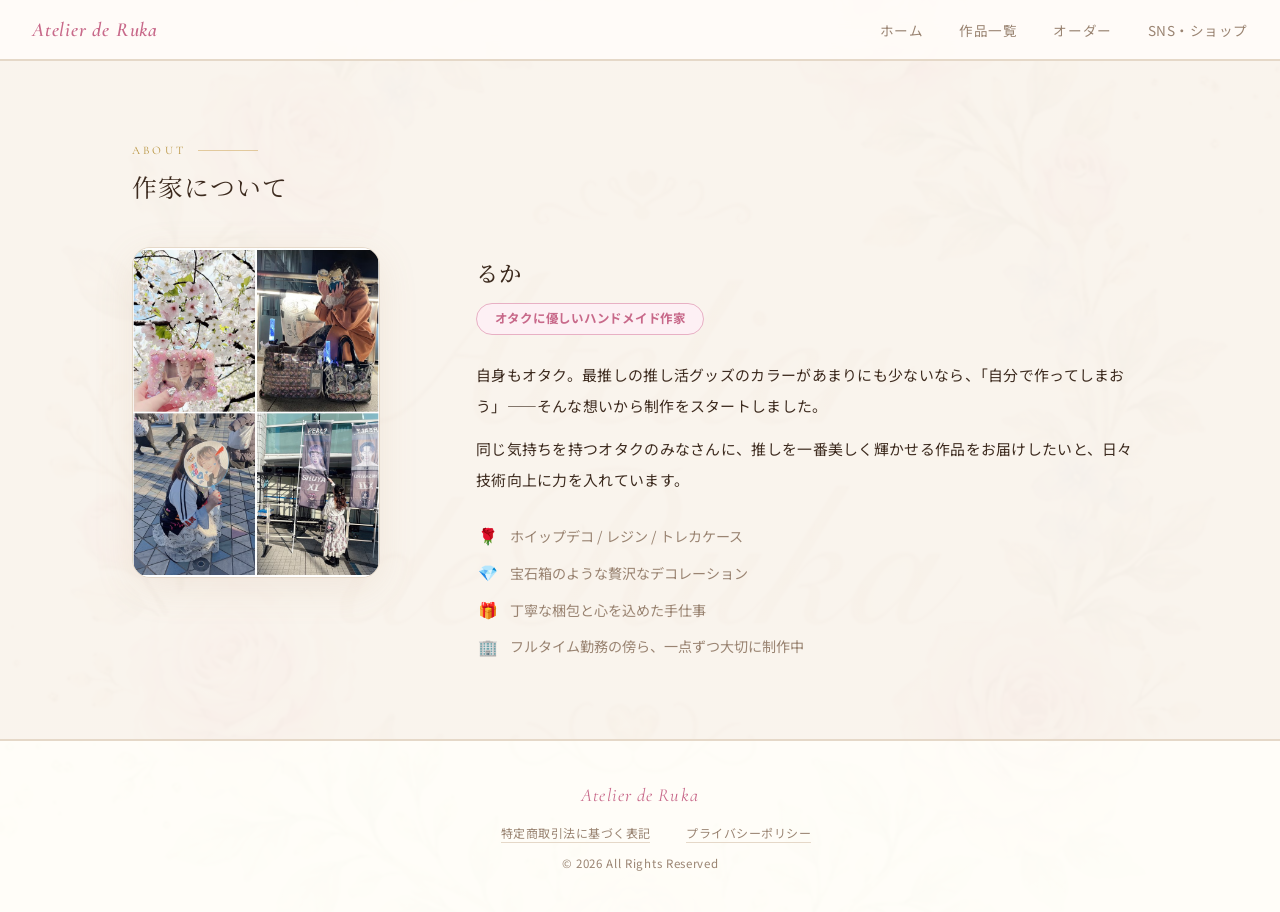
<file: about.html>
<!DOCTYPE html>
<html lang="ja">
<head>
  <meta charset="UTF-8">
  <meta name="viewport" content="width=device-width, initial-scale=1.0">
  <title>作家について — Atelier de Ruka</title>
  <link rel="preconnect" href="https://fonts.googleapis.com">
  <link rel="preconnect" href="https://fonts.gstatic.com" crossorigin>
  <link href="https://fonts.googleapis.com/css2?family=Cormorant+Garamond:ital,wght@0,400;0,500;0,600;1,400;1,600&family=Noto+Sans+JP:wght@400;600;700&family=Noto+Serif+JP:wght@400;500;700&display=swap" rel="stylesheet">
  <link rel="icon" type="image/png" href="images/icon-512.png?v=2">
  <link rel="manifest" href="/manifest.json">
  <link rel="apple-touch-icon" href="/images/icon-512.png">
  <meta name="theme-color" content="#c8698a">
  <meta name="apple-mobile-web-app-capable" content="yes">
  <meta name="apple-mobile-web-app-title" content="Atelier de Ruka">
  <link rel="stylesheet" href="style.css?v=5">
</head>
<body>

  <header>
    <span class="site-title" id="js-site-title">Handmade Works</span>
    <nav>
      <a href="index.html">ホーム</a>
      <a href="works.html" target="_blank">作品一覧</a>
      <a href="order.html">オーダー</a>
      <a href="index.html#connect">SNS・ショップ</a>
    </nav>
  </header>

  <main style="margin-top: 60px;">
    <!-- 作家について -->
    <section id="about">
      <div class="section-wrap">
        <p class="section-label">ABOUT</p>
        <h2 class="section-heading">作家について</h2>
        <div class="about-profile">
          <div class="about-photo-col">
            <div class="about-photo-main-frame">
              <img src="images/about-collage.jpg" alt="推し活の日々" class="about-photo-main-img">
            </div>
          </div>
          <div class="about-text-col">
            <p class="about-name" id="js-about-name"></p>
            <span class="about-catch-badge">オタクに優しいハンドメイド作家</span>
            <div class="about-story">
              <p>自身もオタク。最推しの推し活グッズのカラーがあまりにも少ないなら、「自分で作ってしまおう」——そんな想いから制作をスタートしました。</p>
              <p>同じ気持ちを持つオタクのみなさんに、推しを一番美しく輝かせる作品をお届けしたいと、日々技術向上に力を入れています。</p>
            </div>
            <ul class="about-highlights">
              <li><span class="about-hl-icon">🌹</span>ホイップデコ / レジン / トレカケース</li>
              <li><span class="about-hl-icon">💎</span>宝石箱のような贅沢なデコレーション</li>
              <li><span class="about-hl-icon">🎁</span>丁寧な梱包と心を込めた手仕事</li>
              <li><span class="about-hl-icon">🏢</span>フルタイム勤務の傍ら、一点ずつ大切に制作中</li>
            </ul>
          </div>
        </div>
      </div>
    </section>
  </main>

  <footer>
    <p class="footer-site-name" id="js-footer-name">Handmade Works</p>
    <nav class="footer-legal">
      <a href="tokusho.html">特定商取引法に基づく表記</a>
      <a href="privacy.html">プライバシーポリシー</a>
    </nav>
    <p class="footer-copy">© 2026 All Rights Reserved</p>
  </footer>

  <!-- ボトムナビ（スマホ専用） -->
  <nav class="bottom-nav">
    <a href="index.html" class="bottom-nav-item" data-page="index">
      <span class="bottom-nav-icon">🌸</span>
      <span class="bottom-nav-label">ホーム</span>
    </a>
    <a href="works.html" target="_blank" class="bottom-nav-item" data-page="works">
      <span class="bottom-nav-icon">🌹</span>
      <span class="bottom-nav-label">作品一覧</span>
    </a>
    <a href="order.html" class="bottom-nav-item" data-page="order">
      <span class="bottom-nav-icon">💌</span>
      <span class="bottom-nav-label">オーダー</span>
    </a>
    <a href="index.html#connect" class="bottom-nav-item" data-page="connect">
      <span class="bottom-nav-icon">🎀</span>
      <span class="bottom-nav-label">ショップ</span>
    </a>
  </nav>

  <script src="config.js"></script>
  <script src="about.js"></script>
</body>
</html>
</file>
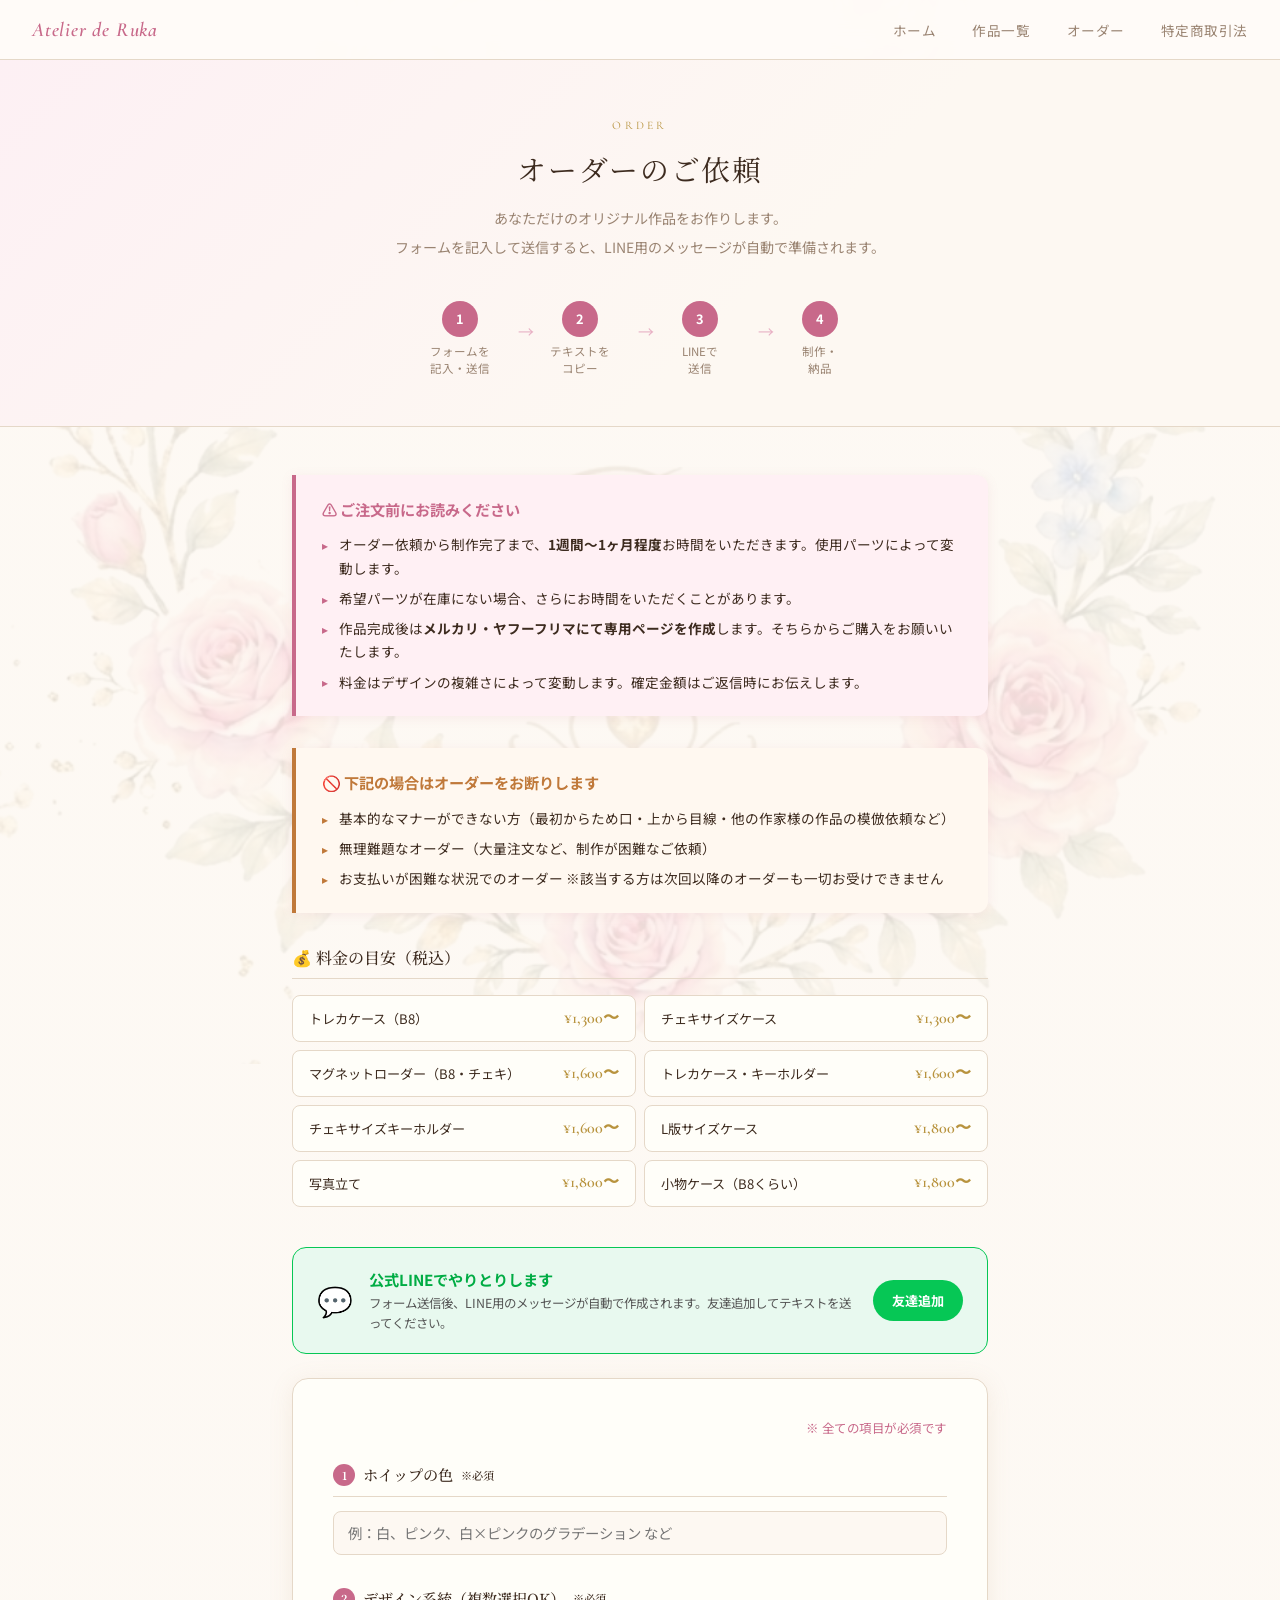
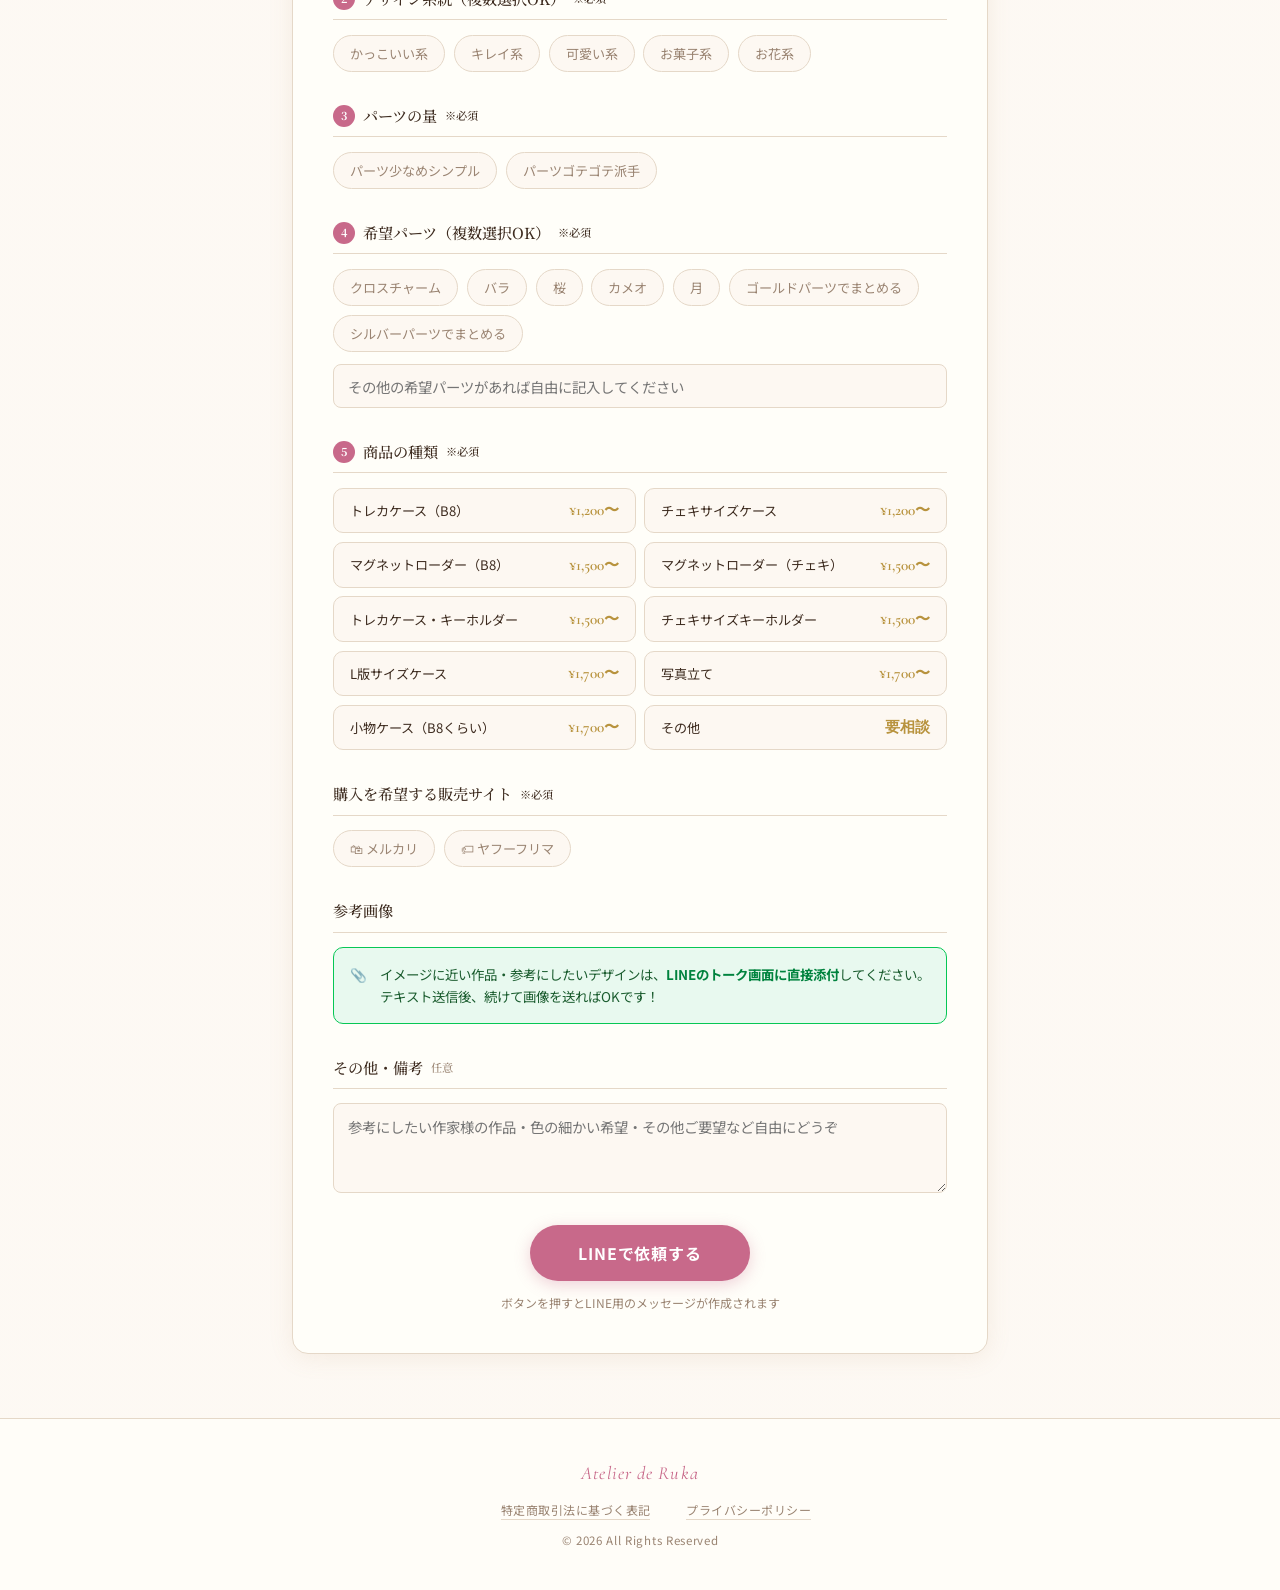
<file: order.html>
<!DOCTYPE html>
<html lang="ja">
<head>
  <meta charset="UTF-8">
  <meta name="viewport" content="width=device-width, initial-scale=1.0">
  <title>オーダー — Atelier de Ruka</title>
  <link rel="icon" type="image/png" href="images/icon-512.png?v=2">
  <!-- OGP -->
  <meta property="og:type" content="website">
  <meta property="og:site_name" content="Atelier de Ruka">
  <meta property="og:title" content="オーダー | Atelier de Ruka">
  <meta property="og:description" content="推しカラーのホイップデコケースをオーダーメイドで制作します。色・デザイン・パーツはご希望に合わせてお作りします。">
  <meta property="og:url" content="https://atelier-de-ruka.vercel.app/order.html">
  <meta property="og:image" content="https://atelier-de-ruka.vercel.app/images/collage1.jpg">
  <meta name="twitter:card" content="summary_large_image">
  <meta name="twitter:title" content="オーダー | Atelier de Ruka">
  <meta name="twitter:description" content="推しカラーのホイップデコケースをオーダーメイドで制作します。色・デザイン・パーツはご希望に合わせてお作りします。">
  <meta name="twitter:image" content="https://atelier-de-ruka.vercel.app/images/collage1.jpg">
  <link rel="preconnect" href="https://fonts.googleapis.com">
  <link rel="preconnect" href="https://fonts.gstatic.com" crossorigin>
  <link href="https://fonts.googleapis.com/css2?family=Cormorant+Garamond:ital,wght@0,400;0,500;0,600;1,400;1,600&family=Noto+Sans+JP:wght@400;600;700&family=Noto+Serif+JP:wght@400;500;700&display=swap" rel="stylesheet">
  <link rel="stylesheet" href="style.css?v=5">
  <style>
    .order-hero {
      background: linear-gradient(135deg, var(--rose-pale) 0%, var(--bg) 60%);
      border-bottom: 1px solid var(--border);
      padding: 3.5rem 2rem 3rem;
      text-align: center;
      margin-top: 60px;
    }
    .order-hero-label {
      font-family: 'Cormorant Garamond', serif;
      font-size: 0.72rem;
      letter-spacing: 0.28em;
      text-transform: uppercase;
      color: var(--gold);
      margin-bottom: 0.75rem;
    }
    .order-hero-title {
      font-family: 'Noto Serif JP', serif;
      font-size: 1.8rem;
      font-weight: 400;
      color: var(--text);
      margin-bottom: 0.75rem;
      letter-spacing: 0.06em;
    }
    .order-hero-sub {
      color: var(--text-muted);
      font-size: 0.88rem;
      line-height: 2;
    }

    /* フロー */
    .order-flow {
      display: flex;
      gap: 0;
      justify-content: center;
      flex-wrap: wrap;
      margin: 2.5rem 0 0;
    }
    .flow-step {
      display: flex;
      flex-direction: column;
      align-items: center;
      gap: 0.4rem;
      width: 120px;
      position: relative;
    }
    .flow-step:not(:last-child)::after {
      content: '→';
      position: absolute;
      right: -14px;
      top: 18px;
      color: var(--rose-light);
      font-size: 1rem;
    }
    .flow-num {
      width: 36px;
      height: 36px;
      border-radius: 50%;
      background: var(--rose);
      color: #fff;
      font-size: 0.8rem;
      font-weight: 700;
      display: flex;
      align-items: center;
      justify-content: center;
    }
    .flow-label {
      font-size: 0.72rem;
      color: var(--text-muted);
      text-align: center;
      line-height: 1.5;
    }

    /* 注意書き（強調版） */
    .notice-box {
      background: #fff0f4;
      border-left: 4px solid var(--rose);
      border-radius: 0 12px 12px 0;
      padding: 1.4rem 1.6rem;
      margin-bottom: 2rem;
      box-shadow: 0 2px 12px rgba(200,105,138,0.1);
    }
    .notice-box-title {
      display: flex;
      align-items: center;
      gap: 0.5rem;
      font-size: 0.95rem;
      font-weight: 700;
      color: var(--rose);
      margin-bottom: 0.75rem;
    }
    .notice-box ul {
      list-style: none;
      padding: 0;
      margin: 0;
      display: flex;
      flex-direction: column;
      gap: 0.45rem;
    }
    .notice-box li {
      font-size: 0.85rem;
      color: var(--text);
      line-height: 1.7;
      padding-left: 1.1rem;
      position: relative;
    }
    .notice-box li::before {
      content: '▸';
      position: absolute;
      left: 0;
      color: var(--rose);
      font-size: 0.75rem;
      top: 0.15em;
    }
    .notice-box-danger {
      background: #fff8f0;
      border-left-color: #c0793a;
      margin-top: 1rem;
    }
    .notice-box-danger .notice-box-title { color: #c0793a; }
    .notice-box-danger li::before { color: #c0793a; }

    /* 料金表 */
    .price-section {
      margin-bottom: 2.5rem;
    }
    .price-section-title {
      font-family: 'Noto Serif JP', serif;
      font-size: 1rem;
      font-weight: 500;
      color: var(--text);
      margin-bottom: 1rem;
      padding-bottom: 0.5rem;
      border-bottom: 1px solid var(--border);
    }
    .price-grid {
      display: grid;
      grid-template-columns: 1fr 1fr;
      gap: 0.5rem;
    }
    .price-item {
      display: flex;
      justify-content: space-between;
      align-items: center;
      background: var(--bg-card);
      border: 1px solid var(--border);
      border-radius: 8px;
      padding: 0.6rem 1rem;
    }
    .price-item-name {
      font-size: 0.82rem;
      color: var(--text);
    }
    .price-item-price {
      font-family: 'Cormorant Garamond', serif;
      font-size: 1rem;
      font-weight: 600;
      color: var(--gold);
      white-space: nowrap;
      margin-left: 0.5rem;
    }

    /* フォームカード */
    .order-card {
      background: var(--bg-card);
      border: 1px solid var(--border);
      border-radius: 16px;
      padding: 2.5rem;
      box-shadow: 0 4px 24px var(--shadow);
      max-width: 720px;
      margin: 0 auto;
    }
    .form-section { margin-bottom: 2rem; }
    .form-section-title {
      font-family: 'Noto Serif JP', serif;
      font-size: 0.95rem;
      font-weight: 500;
      color: var(--text);
      margin-bottom: 0.9rem;
      padding-bottom: 0.5rem;
      border-bottom: 1px solid var(--border);
      display: flex;
      align-items: center;
      gap: 0.5rem;
    }
    .form-section-title .step-badge {
      display: inline-flex;
      align-items: center;
      justify-content: center;
      width: 22px;
      height: 22px;
      border-radius: 50%;
      background: var(--rose);
      color: #fff;
      font-size: 0.68rem;
      font-weight: 700;
      flex-shrink: 0;
    }
    .form-row {
      display: grid;
      grid-template-columns: 1fr 1fr;
      gap: 1rem;
    }
    .form-group {
      display: flex;
      flex-direction: column;
      gap: 0.4rem;
      margin-bottom: 1rem;
    }
    .form-group:last-child { margin-bottom: 0; }
    .form-label {
      font-size: 0.82rem;
      font-weight: 600;
      color: var(--text);
      letter-spacing: 0.02em;
    }
    .form-label .required {
      color: var(--rose);
      margin-left: 0.25rem;
      font-size: 0.72rem;
    }
    .form-input,
    .form-textarea {
      width: 100%;
      padding: 0.65rem 0.9rem;
      border: 1px solid var(--border);
      border-radius: 8px;
      background: var(--bg);
      color: var(--text);
      font-family: inherit;
      font-size: 0.9rem;
      transition: border-color 0.18s, box-shadow 0.18s;
      outline: none;
    }
    .form-input:focus,
    .form-textarea:focus {
      border-color: var(--rose-light);
      box-shadow: 0 0 0 3px rgba(200,105,138,0.1);
    }
    .form-textarea {
      resize: vertical;
      min-height: 90px;
      line-height: 1.7;
    }

    /* チェックボックス・ラジオ */
    .check-group, .radio-group {
      display: flex;
      flex-wrap: wrap;
      gap: 0.55rem;
    }
    .check-label, .radio-label {
      display: inline-flex;
      align-items: center;
      gap: 0.4rem;
      padding: 0.45rem 1rem;
      border: 1px solid var(--border);
      border-radius: 999px;
      font-size: 0.82rem;
      color: var(--text-muted);
      cursor: pointer;
      transition: all 0.18s;
      background: var(--bg);
      user-select: none;
    }
    .check-label input, .radio-label input { display: none; }
    .check-label:has(input:checked),
    .radio-label:has(input:checked) {
      border-color: var(--rose);
      background: var(--rose-pale);
      color: var(--rose);
      font-weight: 600;
    }

    /* 商品ラジオ（価格つき） */
    .product-group {
      display: grid;
      grid-template-columns: 1fr 1fr;
      gap: 0.55rem;
    }
    .product-label {
      display: flex;
      align-items: center;
      justify-content: space-between;
      padding: 0.6rem 1rem;
      border: 1px solid var(--border);
      border-radius: 10px;
      cursor: pointer;
      transition: all 0.18s;
      background: var(--bg);
      user-select: none;
    }
    .product-label input { display: none; }
    .product-label:has(input:checked) {
      border-color: var(--rose);
      background: var(--rose-pale);
    }
    .product-label:has(input:checked) .product-name { color: var(--rose); font-weight: 600; }
    .product-name { font-size: 0.82rem; color: var(--text); }
    .product-price {
      font-family: 'Cormorant Garamond', serif;
      font-size: 0.95rem;
      font-weight: 600;
      color: var(--gold);
      white-space: nowrap;
      margin-left: 0.5rem;
    }

    /* 向きセクション（JS制御で表示） */
    #f-direction-section { display: none; }

    /* 参考画像LINE案内 */
    .line-img-notice {
      display: flex;
      align-items: flex-start;
      gap: 0.6rem;
      background: #e8f9ef;
      border: 1.5px solid #06C755;
      border-radius: 10px;
      padding: 0.9rem 1rem;
      font-size: 0.84rem;
      color: #1a5c2e;
      line-height: 1.7;
    }
    .line-img-notice strong { color: #00833e; }

    /* 送信ボタン */
    .submit-wrap { text-align: center; margin-top: 2rem; }
    .submit-btn {
      display: inline-block;
      padding: 1rem 3rem;
      background: var(--rose);
      color: #fff;
      border: none;
      border-radius: 999px;
      font-family: inherit;
      font-size: 1rem;
      font-weight: 700;
      letter-spacing: 0.06em;
      cursor: pointer;
      transition: all 0.2s;
      box-shadow: 0 4px 16px rgba(200,105,138,0.3);
    }
    .submit-btn:hover {
      background: #b55678;
      transform: translateY(-2px);
      box-shadow: 0 8px 24px rgba(200,105,138,0.35);
    }
    .submit-note {
      margin-top: 0.75rem;
      font-size: 0.75rem;
      color: var(--text-muted);
    }

    @media (max-width: 640px) {
      .order-card { padding: 1.5rem; }
      .form-row { grid-template-columns: 1fr; }
      .product-group { grid-template-columns: 1fr; }
      .price-grid { grid-template-columns: 1fr; }
      .flow-step { width: 90px; }
      .flow-step:not(:last-child)::after { right: -10px; }
    }

    /* LINEバナー */
    .line-banner {
      display: flex;
      align-items: center;
      gap: 1rem;
      background: #e8f9ef;
      border: 1.5px solid #06C755;
      border-radius: 14px;
      padding: 1.2rem 1.5rem;
      margin-bottom: 1.5rem;
    }
    .line-banner-icon { font-size: 1.8rem; flex-shrink: 0; }
    .line-banner-title { font-weight: 700; font-size: 0.95rem; color: #00AC44; margin-bottom: 0.2rem; }
    .line-banner-sub { font-size: 0.78rem; color: #555; line-height: 1.6; }
    .line-banner-btn {
      flex-shrink: 0;
      padding: 0.6rem 1.2rem;
      background: #06C755;
      color: #fff;
      border-radius: 999px;
      font-size: 0.82rem;
      font-weight: 700;
      text-decoration: none;
      transition: background 0.15s;
      white-space: nowrap;
    }
    .line-banner-btn:hover { background: #00AC44; }
    .line-banner-btn.not-ready { background: #ccc; pointer-events: none; }

    /* LINEモーダル */
    .line-modal-overlay {
      display: none;
      position: fixed;
      inset: 0;
      background: rgba(0,0,0,0.55);
      z-index: 500;
      align-items: center;
      justify-content: center;
      padding: 1rem;
    }
    .line-modal-overlay.open { display: flex; }
    .line-modal-card {
      background: #fff;
      border-radius: 20px;
      padding: 1.75rem;
      max-width: 480px;
      width: 100%;
      max-height: 90vh;
      overflow-y: auto;
      box-shadow: 0 20px 60px rgba(0,0,0,0.3);
    }
    .line-modal-title {
      font-family: 'Noto Serif JP', serif;
      font-size: 1.05rem;
      font-weight: 700;
      color: #222;
      margin-bottom: 0.5rem;
      text-align: center;
    }
    .line-modal-steps {
      display: flex;
      justify-content: center;
      gap: 0.3rem;
      font-size: 0.72rem;
      color: #666;
      margin-bottom: 1rem;
      flex-wrap: wrap;
    }
    .line-modal-text-box {
      background: #f9f9f9;
      border: 1px solid #ddd;
      border-radius: 10px;
      padding: 0.9rem 1rem;
      font-size: 0.76rem;
      line-height: 1.9;
      white-space: pre-wrap;
      word-break: break-all;
      max-height: 200px;
      overflow-y: auto;
      margin-bottom: 0.9rem;
      color: #333;
    }
    .line-copy-btn {
      width: 100%;
      padding: 0.72rem;
      background: #f4f4f4;
      border: 1px solid #ddd;
      border-radius: 8px;
      font-size: 0.88rem;
      cursor: pointer;
      margin-bottom: 0.9rem;
      font-family: inherit;
      transition: all 0.15s;
    }
    .line-copy-btn:hover { background: #e8e8e8; }
    .line-copy-btn.copied { background: #e8f9ef; border-color: #06C755; color: #00AC44; font-weight: 700; }
    .line-add-friend-btn {
      display: flex;
      align-items: center;
      justify-content: center;
      gap: 0.5rem;
      width: 100%;
      padding: 0.85rem;
      background: #06C755;
      color: #fff;
      text-decoration: none;
      border-radius: 10px;
      font-size: 0.95rem;
      font-weight: 700;
      letter-spacing: 0.04em;
      transition: background 0.15s;
      margin-bottom: 0.45rem;
    }
    .line-add-friend-btn:hover { background: #00AC44; }
    .line-add-friend-btn.not-ready { background: #ccc; pointer-events: none; }
    .line-modal-note { font-size: 0.72rem; color: #888; text-align: center; margin-bottom: 1.1rem; line-height: 1.6; }
    .line-modal-close-btn {
      width: 100%;
      padding: 0.6rem;
      background: none;
      border: 1px solid #ddd;
      border-radius: 8px;
      font-size: 0.83rem;
      color: #888;
      cursor: pointer;
      font-family: inherit;
    }
    @media (max-width: 640px) {
      .line-banner { flex-wrap: wrap; }
      .line-modal-card { padding: 1.25rem; }
    }
  </style>
</head>
<body>

  <header>
    <span class="site-title">Atelier de Ruka</span>
    <nav>
      <a href="index.html">ホーム</a>
      <a href="works.html" target="_blank">作品一覧</a>
      <a href="order.html">オーダー</a>
      <a href="tokusho.html">特定商取引法</a>
    </nav>
  </header>

  <div class="order-hero">
    <p class="order-hero-label">ORDER</p>
    <h1 class="order-hero-title">オーダーのご依頼</h1>
    <p class="order-hero-sub">
      あなただけのオリジナル作品をお作りします。<br>
      フォームを記入して送信すると、LINE用のメッセージが自動で準備されます。
    </p>
    <div class="order-flow">
      <div class="flow-step">
        <div class="flow-num">1</div>
        <div class="flow-label">フォームを<br>記入・送信</div>
      </div>
      <div class="flow-step">
        <div class="flow-num">2</div>
        <div class="flow-label">テキストを<br>コピー</div>
      </div>
      <div class="flow-step">
        <div class="flow-num">3</div>
        <div class="flow-label">LINEで<br>送信</div>
      </div>
      <div class="flow-step">
        <div class="flow-num">4</div>
        <div class="flow-label">制作・<br>納品</div>
      </div>
    </div>
  </div>

  <main>
    <div class="section-wrap" style="padding-top:3rem; padding-bottom:4rem; max-width:760px;">

      <!-- 注意書き（目立つ版） -->
      <div class="notice-box">
        <p class="notice-box-title">⚠️ ご注文前にお読みください</p>
        <ul>
          <li>オーダー依頼から制作完了まで、<strong>1週間〜1ヶ月程度</strong>お時間をいただきます。使用パーツによって変動します。</li>
          <li>希望パーツが在庫にない場合、さらにお時間をいただくことがあります。</li>
          <li>作品完成後は<strong>メルカリ・ヤフーフリマにて専用ページを作成</strong>します。そちらからご購入をお願いいたします。</li>
          <li>料金はデザインの複雑さによって変動します。確定金額はご返信時にお伝えします。</li>
        </ul>
      </div>

      <!-- お断り条件 -->
      <div class="notice-box notice-box-danger">
        <p class="notice-box-title">🚫 下記の場合はオーダーをお断りします</p>
        <ul>
          <li>基本的なマナーができない方（最初からため口・上から目線・他の作家様の作品の模倣依頼など）</li>
          <li>無理難題なオーダー（大量注文など、制作が困難なご依頼）</li>
          <li>お支払いが困難な状況でのオーダー ※該当する方は次回以降のオーダーも一切お受けできません</li>
        </ul>
      </div>

      <!-- 料金表 -->
      <div class="price-section" id="price" style="scroll-margin-top: 80px;">
        <p class="price-section-title">💰 料金の目安（税込）</p>
        <div class="price-grid">
          <div class="price-item">
            <span class="price-item-name">トレカケース（B8）</span>
            <span class="price-item-price">¥1,300〜</span>
          </div>
          <div class="price-item">
            <span class="price-item-name">チェキサイズケース</span>
            <span class="price-item-price">¥1,300〜</span>
          </div>
          <div class="price-item">
            <span class="price-item-name">マグネットローダー（B8・チェキ）</span>
            <span class="price-item-price">¥1,600〜</span>
          </div>
          <div class="price-item">
            <span class="price-item-name">トレカケース・キーホルダー</span>
            <span class="price-item-price">¥1,600〜</span>
          </div>
          <div class="price-item">
            <span class="price-item-name">チェキサイズキーホルダー</span>
            <span class="price-item-price">¥1,600〜</span>
          </div>
          <div class="price-item">
            <span class="price-item-name">L版サイズケース</span>
            <span class="price-item-price">¥1,800〜</span>
          </div>
          <div class="price-item">
            <span class="price-item-name">写真立て</span>
            <span class="price-item-price">¥1,800〜</span>
          </div>
          <div class="price-item">
            <span class="price-item-name">小物ケース（B8くらい）</span>
            <span class="price-item-price">¥1,800〜</span>
          </div>
        </div>
      </div>

      <!-- LINEバナー -->
      <div class="line-banner">
        <div class="line-banner-icon">💬</div>
        <div style="flex:1; min-width:0;">
          <p class="line-banner-title">公式LINEでやりとりします</p>
          <p class="line-banner-sub">フォーム送信後、LINE用のメッセージが自動で作成されます。友達追加してテキストを送ってください。</p>
        </div>
        <a href="#" class="line-banner-btn" id="js-line-banner-btn" target="_blank" rel="noopener">友達追加</a>
      </div>

      <!-- フォーム -->
      <div class="order-card">
        <form id="js-order-form">

          <p style="font-size:0.78rem; color:var(--rose); margin-bottom:1.5rem; text-align:right; letter-spacing:0.04em;">※ 全ての項目が必須です</p>

          <!-- ① ホイップの色 -->
          <div class="form-section">
            <p class="form-section-title"><span class="step-badge">1</span>ホイップの色 <span class="required" style="font-size:0.7rem;">※必須</span></p>
            <div class="form-group">
              <input class="form-input" type="text" id="f-color" required
                placeholder="例：白、ピンク、白×ピンクのグラデーション など">
            </div>
          </div>

          <!-- ② デザイン系統 -->
          <div class="form-section">
            <p class="form-section-title"><span class="step-badge">2</span>デザイン系統（複数選択OK） <span class="required" style="font-size:0.7rem;">※必須</span></p>
            <div class="check-group" id="f-style-group">
              <label class="check-label"><input type="checkbox" value="かっこいい系">かっこいい系</label>
              <label class="check-label"><input type="checkbox" value="キレイ系">キレイ系</label>
              <label class="check-label"><input type="checkbox" value="可愛い系">可愛い系</label>
              <label class="check-label"><input type="checkbox" value="お菓子系">お菓子系</label>
              <label class="check-label"><input type="checkbox" value="お花系">お花系</label>
            </div>
          </div>

          <!-- ③ パーツ量 -->
          <div class="form-section">
            <p class="form-section-title"><span class="step-badge">3</span>パーツの量 <span class="required" style="font-size:0.7rem;">※必須</span></p>
            <div class="radio-group">
              <label class="radio-label"><input type="radio" name="parts-amount" value="パーツ少なめシンプル" required>パーツ少なめシンプル</label>
              <label class="radio-label"><input type="radio" name="parts-amount" value="パーツゴテゴテ派手">パーツゴテゴテ派手</label>
            </div>
          </div>

          <!-- ④ 希望パーツ -->
          <div class="form-section">
            <p class="form-section-title"><span class="step-badge">4</span>希望パーツ（複数選択OK） <span class="required" style="font-size:0.7rem;">※必須</span></p>
            <div class="check-group" id="f-parts-group" style="margin-bottom:0.75rem;">
              <label class="check-label"><input type="checkbox" value="クロスチャーム">クロスチャーム</label>
              <label class="check-label"><input type="checkbox" value="バラ">バラ</label>
              <label class="check-label"><input type="checkbox" value="桜">桜</label>
              <label class="check-label"><input type="checkbox" value="カメオ">カメオ</label>
              <label class="check-label"><input type="checkbox" value="月">月</label>
              <label class="check-label"><input type="checkbox" value="ゴールドパーツでまとめる">ゴールドパーツでまとめる</label>
              <label class="check-label"><input type="checkbox" value="シルバーパーツでまとめる">シルバーパーツでまとめる</label>
            </div>
            <div class="form-group" style="margin-bottom:0;">
              <input class="form-input" type="text" id="f-parts-other"
                placeholder="その他の希望パーツがあれば自由に記入してください">
            </div>
          </div>

          <!-- ⑤ 商品の種類 -->
          <div class="form-section">
            <p class="form-section-title"><span class="step-badge">5</span>商品の種類 <span class="required" style="font-size:0.7rem;">※必須</span></p>
            <div class="product-group" id="f-product-group">
              <label class="product-label">
                <input type="radio" name="product" value="トレカケース（B8）" required>
                <span class="product-name">トレカケース（B8）</span>
                <span class="product-price">¥1,200〜</span>
              </label>
              <label class="product-label">
                <input type="radio" name="product" value="チェキサイズケース">
                <span class="product-name">チェキサイズケース</span>
                <span class="product-price">¥1,200〜</span>
              </label>
              <label class="product-label">
                <input type="radio" name="product" value="マグネットローダー（B8）">
                <span class="product-name">マグネットローダー（B8）</span>
                <span class="product-price">¥1,500〜</span>
              </label>
              <label class="product-label">
                <input type="radio" name="product" value="マグネットローダー（チェキサイズ）">
                <span class="product-name">マグネットローダー（チェキ）</span>
                <span class="product-price">¥1,500〜</span>
              </label>
              <label class="product-label">
                <input type="radio" name="product" value="トレカケース・キーホルダー">
                <span class="product-name">トレカケース・キーホルダー</span>
                <span class="product-price">¥1,500〜</span>
              </label>
              <label class="product-label">
                <input type="radio" name="product" value="チェキサイズキーホルダー">
                <span class="product-name">チェキサイズキーホルダー</span>
                <span class="product-price">¥1,500〜</span>
              </label>
              <label class="product-label">
                <input type="radio" name="product" value="L版サイズケース">
                <span class="product-name">L版サイズケース</span>
                <span class="product-price">¥1,700〜</span>
              </label>
              <label class="product-label">
                <input type="radio" name="product" value="写真立て">
                <span class="product-name">写真立て</span>
                <span class="product-price">¥1,700〜</span>
              </label>
              <label class="product-label">
                <input type="radio" name="product" value="小物ケース（B8くらい）">
                <span class="product-name">小物ケース（B8くらい）</span>
                <span class="product-price">¥1,700〜</span>
              </label>
              <label class="product-label">
                <input type="radio" name="product" value="その他">
                <span class="product-name">その他</span>
                <span class="product-price">要相談</span>
              </label>
            </div>
          </div>

          <!-- ⑥ 向き（キーホルダー以外のみ表示） -->
          <div class="form-section" id="f-direction-section">
            <p class="form-section-title"><span class="step-badge">6</span>向き <span class="required" style="font-size:0.7rem;">※必須</span></p>
            <div class="radio-group">
              <label class="radio-label"><input type="radio" name="direction" value="縦">縦</label>
              <label class="radio-label"><input type="radio" name="direction" value="横">横</label>
              <label class="radio-label"><input type="radio" name="direction" value="兼用（縦横どちらでも）">兼用（縦横どちらでも）</label>
            </div>
          </div>

          <!-- 販売希望サイト -->
          <div class="form-section">
            <p class="form-section-title">購入を希望する販売サイト <span class="required" style="font-size:0.7rem;">※必須</span></p>
            <div class="radio-group" id="f-shop-group">
              <label class="radio-label"><input type="radio" name="shop" value="メルカリ" required>🛍 メルカリ</label>
              <label class="radio-label"><input type="radio" name="shop" value="ヤフーフリマ">🏷 ヤフーフリマ</label>
            </div>
          </div>

          <!-- 参考画像 -->
          <div class="form-section">
            <p class="form-section-title">参考画像</p>
            <div class="line-img-notice">
              📎&nbsp;<span>イメージに近い作品・参考にしたいデザインは、<strong>LINEのトーク画面に直接添付</strong>してください。テキスト送信後、続けて画像を送ればOKです！</span>
            </div>
          </div>

          <!-- その他・備考 -->
          <div class="form-section">
            <p class="form-section-title">その他・備考 <span style="font-size:0.7rem; color:var(--text-muted);">任意</span></p>
            <div class="form-group">
              <textarea class="form-textarea" id="f-notes"
                placeholder="参考にしたい作家様の作品・色の細かい希望・その他ご要望など自由にどうぞ"></textarea>
            </div>
          </div>

          <div class="submit-wrap">
            <button type="submit" class="submit-btn" id="js-submit-btn">LINEで依頼する</button>
            <p class="submit-note">ボタンを押すとLINE用のメッセージが作成されます</p>
          </div>

        </form>
      </div>
    </div>
  </main>

  <footer>
    <p class="footer-site-name">Atelier de Ruka</p>
    <nav class="footer-legal">
      <a href="tokusho.html">特定商取引法に基づく表記</a>
      <a href="privacy.html">プライバシーポリシー</a>
    </nav>
    <p class="footer-copy">© 2026 All Rights Reserved</p>
  </footer>

  <!-- ボトムナビ（スマホ専用） -->
  <nav class="bottom-nav">
    <a href="index.html" class="bottom-nav-item" data-page="index">
      <span class="bottom-nav-icon">🌸</span>
      <span class="bottom-nav-label">ホーム</span>
    </a>
    <a href="works.html" class="bottom-nav-item" data-page="works">
      <span class="bottom-nav-icon">🌹</span>
      <span class="bottom-nav-label">作品一覧</span>
    </a>
    <a href="order.html" class="bottom-nav-item active" data-page="order">
      <span class="bottom-nav-icon">💌</span>
      <span class="bottom-nav-label">オーダー</span>
    </a>
    <a href="index.html#connect" class="bottom-nav-item" data-page="connect">
      <span class="bottom-nav-icon">🎀</span>
      <span class="bottom-nav-label">ショップ</span>
    </a>
  </nav>

  <!-- LINEで依頼モーダル -->
  <div class="line-modal-overlay" id="js-line-modal">
    <div class="line-modal-card">
      <p class="line-modal-title">✅ 依頼内容が準備できました！</p>
      <div class="line-modal-steps">
        <span>① テキストをコピー</span>
        <span>→</span>
        <span>② LINEを友達追加</span>
        <span>→</span>
        <span>③ 貼り付けて送信</span>
        <span>→</span>
        <span>④ 参考画像を添付</span>
      </div>
      <div class="line-modal-text-box" id="js-line-modal-text"></div>
      <button class="line-copy-btn" id="js-line-copy-btn">📋 テキストをコピーする</button>
      <a href="#" class="line-add-friend-btn" id="js-line-add-btn" target="_blank" rel="noopener">
        💬 LINEを友達追加してメッセージを送る
      </a>
      <p class="line-modal-note">
        友達追加後、コピーしたテキストをトークに貼り付けて送信してください<br>
        📎 続けて参考画像もトークに添付してください
      </p>
      <button class="line-modal-close-btn" id="js-line-modal-close">閉じる（内容を修正する）</button>
    </div>
  </div>

  <script src="config.js"></script>
  <script src="order.js"></script>
</body>
</html>
</file>
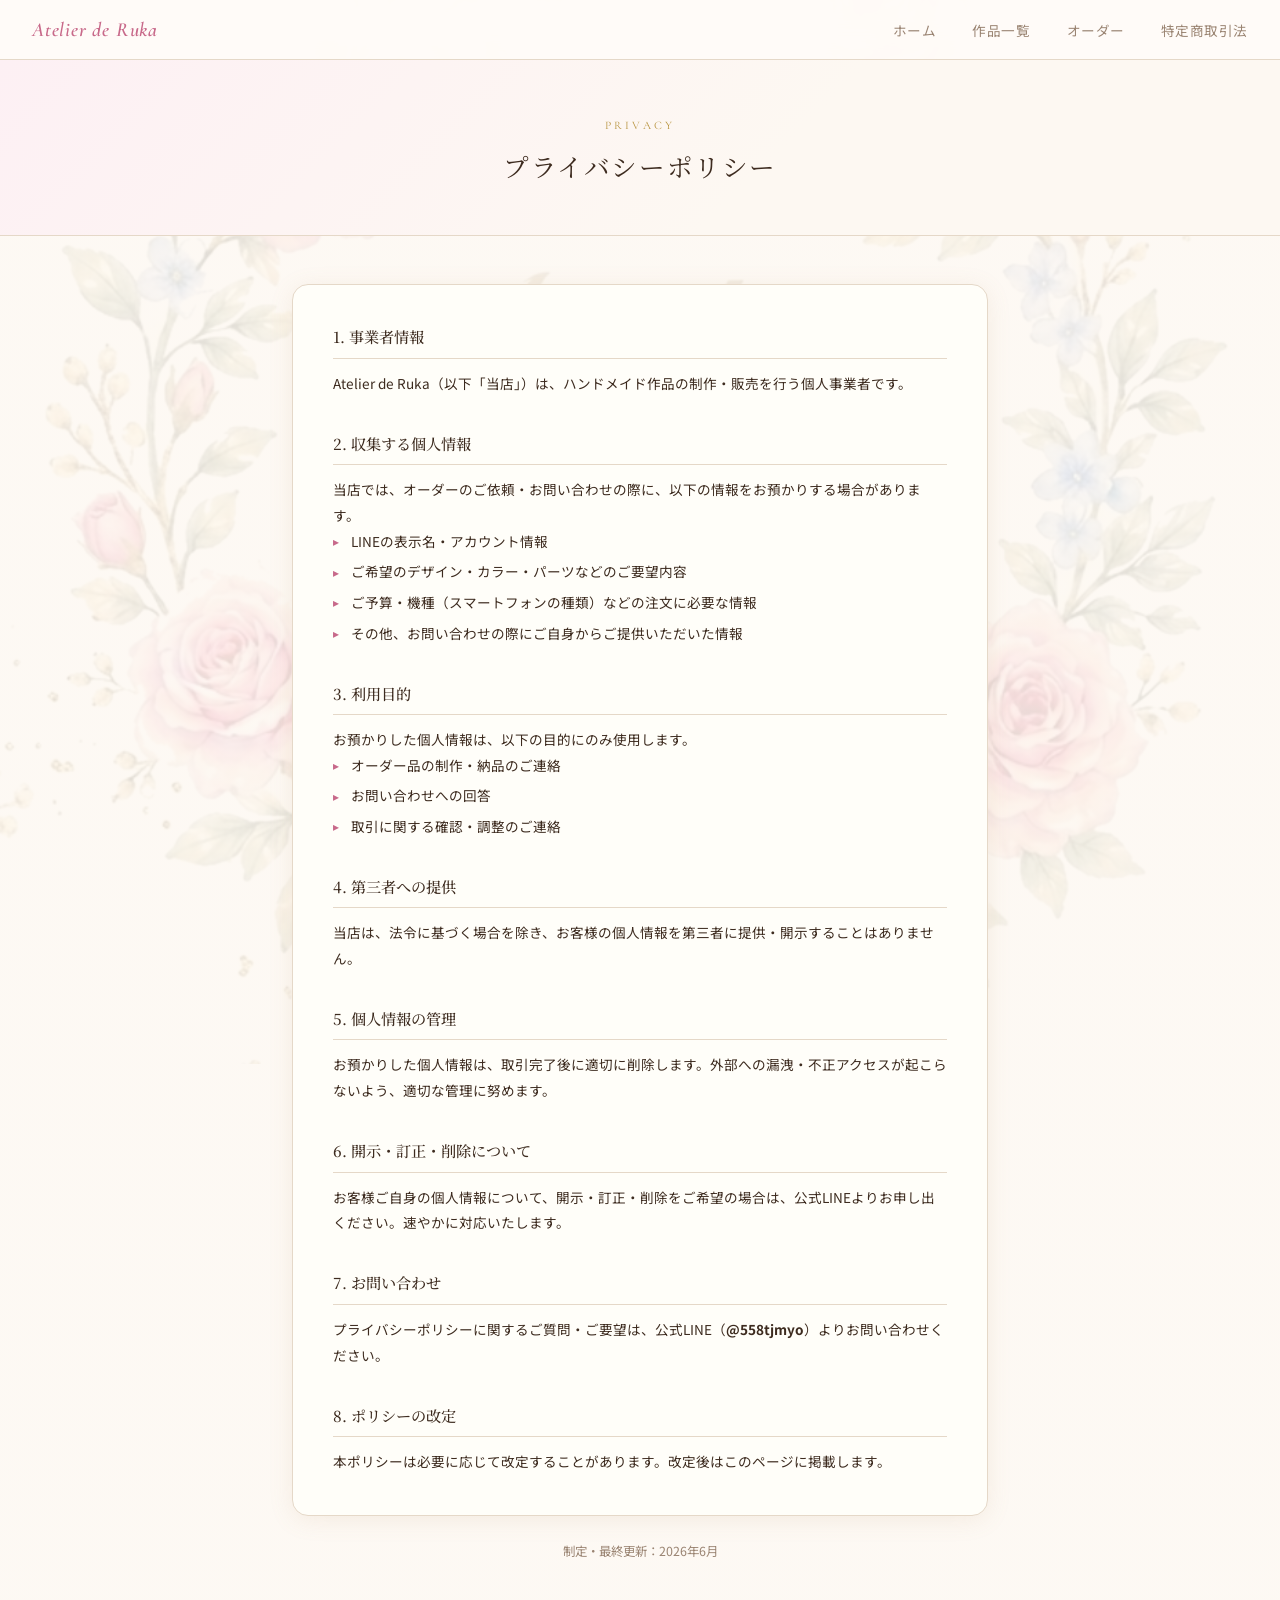
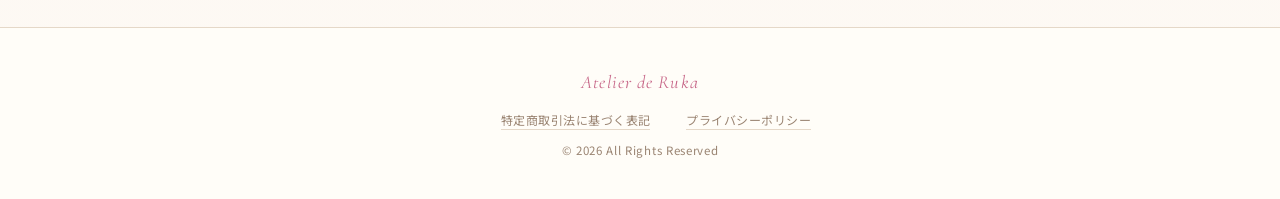
<file: privacy.html>
<!DOCTYPE html>
<html lang="ja">
<head>
  <meta charset="UTF-8">
  <meta name="viewport" content="width=device-width, initial-scale=1.0">
  <title>プライバシーポリシー — Atelier de Ruka</title>
  <link rel="icon" type="image/png" href="images/icon-512.png?v=2">
  <link rel="preconnect" href="https://fonts.googleapis.com">
  <link rel="preconnect" href="https://fonts.gstatic.com" crossorigin>
  <link href="https://fonts.googleapis.com/css2?family=Cormorant+Garamond:ital,wght@0,400;0,500;0,600;1,400;1,600&family=Noto+Sans+JP:wght@400;600;700&family=Noto+Serif+JP:wght@400;500;700&display=swap" rel="stylesheet">
  <link rel="stylesheet" href="style.css?v=5">
  <style>
    .privacy-hero {
      background: linear-gradient(135deg, var(--rose-pale) 0%, var(--bg) 60%);
      border-bottom: 1px solid var(--border);
      padding: 3.5rem 2rem 3rem;
      text-align: center;
      margin-top: 60px;
    }
    .privacy-hero-label {
      font-family: 'Cormorant Garamond', serif;
      font-size: 0.72rem;
      letter-spacing: 0.28em;
      text-transform: uppercase;
      color: var(--gold);
      margin-bottom: 0.75rem;
    }
    .privacy-hero-title {
      font-family: 'Noto Serif JP', serif;
      font-size: 1.6rem;
      font-weight: 400;
      color: var(--text);
      letter-spacing: 0.06em;
    }

    .privacy-card {
      background: var(--bg-card);
      border: 1px solid var(--border);
      border-radius: 16px;
      padding: 2.5rem;
      box-shadow: 0 4px 24px var(--shadow);
      max-width: 720px;
      margin: 0 auto;
    }
    .privacy-section {
      margin-bottom: 2.2rem;
    }
    .privacy-section:last-child {
      margin-bottom: 0;
    }
    .privacy-section h2 {
      font-family: 'Noto Serif JP', serif;
      font-size: 0.95rem;
      font-weight: 500;
      color: var(--text);
      margin-bottom: 0.75rem;
      padding-bottom: 0.5rem;
      border-bottom: 1px solid var(--border);
    }
    .privacy-section p,
    .privacy-section li {
      font-size: 0.85rem;
      color: var(--text);
      line-height: 1.9;
    }
    .privacy-section ul {
      list-style: none;
      padding: 0;
      margin: 0;
      display: flex;
      flex-direction: column;
      gap: 0.3rem;
    }
    .privacy-section li {
      padding-left: 1.1rem;
      position: relative;
    }
    .privacy-section li::before {
      content: '▸';
      position: absolute;
      left: 0;
      color: var(--rose);
      font-size: 0.72rem;
      top: 0.2em;
    }
    .privacy-note {
      font-size: 0.78rem;
      color: var(--text-muted);
      margin-top: 1.5rem;
      text-align: center;
      line-height: 1.9;
    }
  </style>
</head>
<body>

  <header>
    <span class="site-title">Atelier de Ruka</span>
    <nav>
      <a href="index.html">ホーム</a>
      <a href="works.html" target="_blank">作品一覧</a>
      <a href="order.html">オーダー</a>
      <a href="tokusho.html">特定商取引法</a>
    </nav>
  </header>

  <div class="privacy-hero">
    <p class="privacy-hero-label">PRIVACY</p>
    <h1 class="privacy-hero-title">プライバシーポリシー</h1>
  </div>

  <main>
    <div class="section-wrap" style="padding-top:3rem; padding-bottom:4rem; max-width:760px;">

      <div class="privacy-card">

        <div class="privacy-section">
          <h2>1. 事業者情報</h2>
          <p>Atelier de Ruka（以下「当店」）は、ハンドメイド作品の制作・販売を行う個人事業者です。</p>
        </div>

        <div class="privacy-section">
          <h2>2. 収集する個人情報</h2>
          <p>当店では、オーダーのご依頼・お問い合わせの際に、以下の情報をお預かりする場合があります。</p>
          <ul>
            <li>LINEの表示名・アカウント情報</li>
            <li>ご希望のデザイン・カラー・パーツなどのご要望内容</li>
            <li>ご予算・機種（スマートフォンの種類）などの注文に必要な情報</li>
            <li>その他、お問い合わせの際にご自身からご提供いただいた情報</li>
          </ul>
        </div>

        <div class="privacy-section">
          <h2>3. 利用目的</h2>
          <p>お預かりした個人情報は、以下の目的にのみ使用します。</p>
          <ul>
            <li>オーダー品の制作・納品のご連絡</li>
            <li>お問い合わせへの回答</li>
            <li>取引に関する確認・調整のご連絡</li>
          </ul>
        </div>

        <div class="privacy-section">
          <h2>4. 第三者への提供</h2>
          <p>当店は、法令に基づく場合を除き、お客様の個人情報を第三者に提供・開示することはありません。</p>
        </div>

        <div class="privacy-section">
          <h2>5. 個人情報の管理</h2>
          <p>お預かりした個人情報は、取引完了後に適切に削除します。外部への漏洩・不正アクセスが起こらないよう、適切な管理に努めます。</p>
        </div>

        <div class="privacy-section">
          <h2>6. 開示・訂正・削除について</h2>
          <p>お客様ご自身の個人情報について、開示・訂正・削除をご希望の場合は、公式LINEよりお申し出ください。速やかに対応いたします。</p>
        </div>

        <div class="privacy-section">
          <h2>7. お問い合わせ</h2>
          <p>プライバシーポリシーに関するご質問・ご要望は、公式LINE（<strong>@558tjmyo</strong>）よりお問い合わせください。</p>
        </div>

        <div class="privacy-section">
          <h2>8. ポリシーの改定</h2>
          <p>本ポリシーは必要に応じて改定することがあります。改定後はこのページに掲載します。</p>
        </div>

      </div>

      <p class="privacy-note">
        制定・最終更新：2026年6月
      </p>

    </div>
  </main>

  <footer>
    <p class="footer-site-name">Atelier de Ruka</p>
    <nav class="footer-legal">
      <a href="tokusho.html">特定商取引法に基づく表記</a>
      <a href="privacy.html">プライバシーポリシー</a>
    </nav>
    <p class="footer-copy">© 2026 All Rights Reserved</p>
  </footer>

  <!-- ボトムナビ（スマホ専用） -->
  <nav class="bottom-nav">
    <a href="index.html" class="bottom-nav-item" data-page="index">
      <span class="bottom-nav-icon">🌸</span>
      <span class="bottom-nav-label">ホーム</span>
    </a>
    <a href="works.html" class="bottom-nav-item" data-page="works">
      <span class="bottom-nav-icon">🌹</span>
      <span class="bottom-nav-label">作品一覧</span>
    </a>
    <a href="order.html" class="bottom-nav-item" data-page="order">
      <span class="bottom-nav-icon">💌</span>
      <span class="bottom-nav-label">オーダー</span>
    </a>
    <a href="index.html#connect" class="bottom-nav-item" data-page="connect">
      <span class="bottom-nav-icon">🎀</span>
      <span class="bottom-nav-label">ショップ</span>
    </a>
  </nav>

  <script src="config.js"></script>
</body>
</html>
</file>
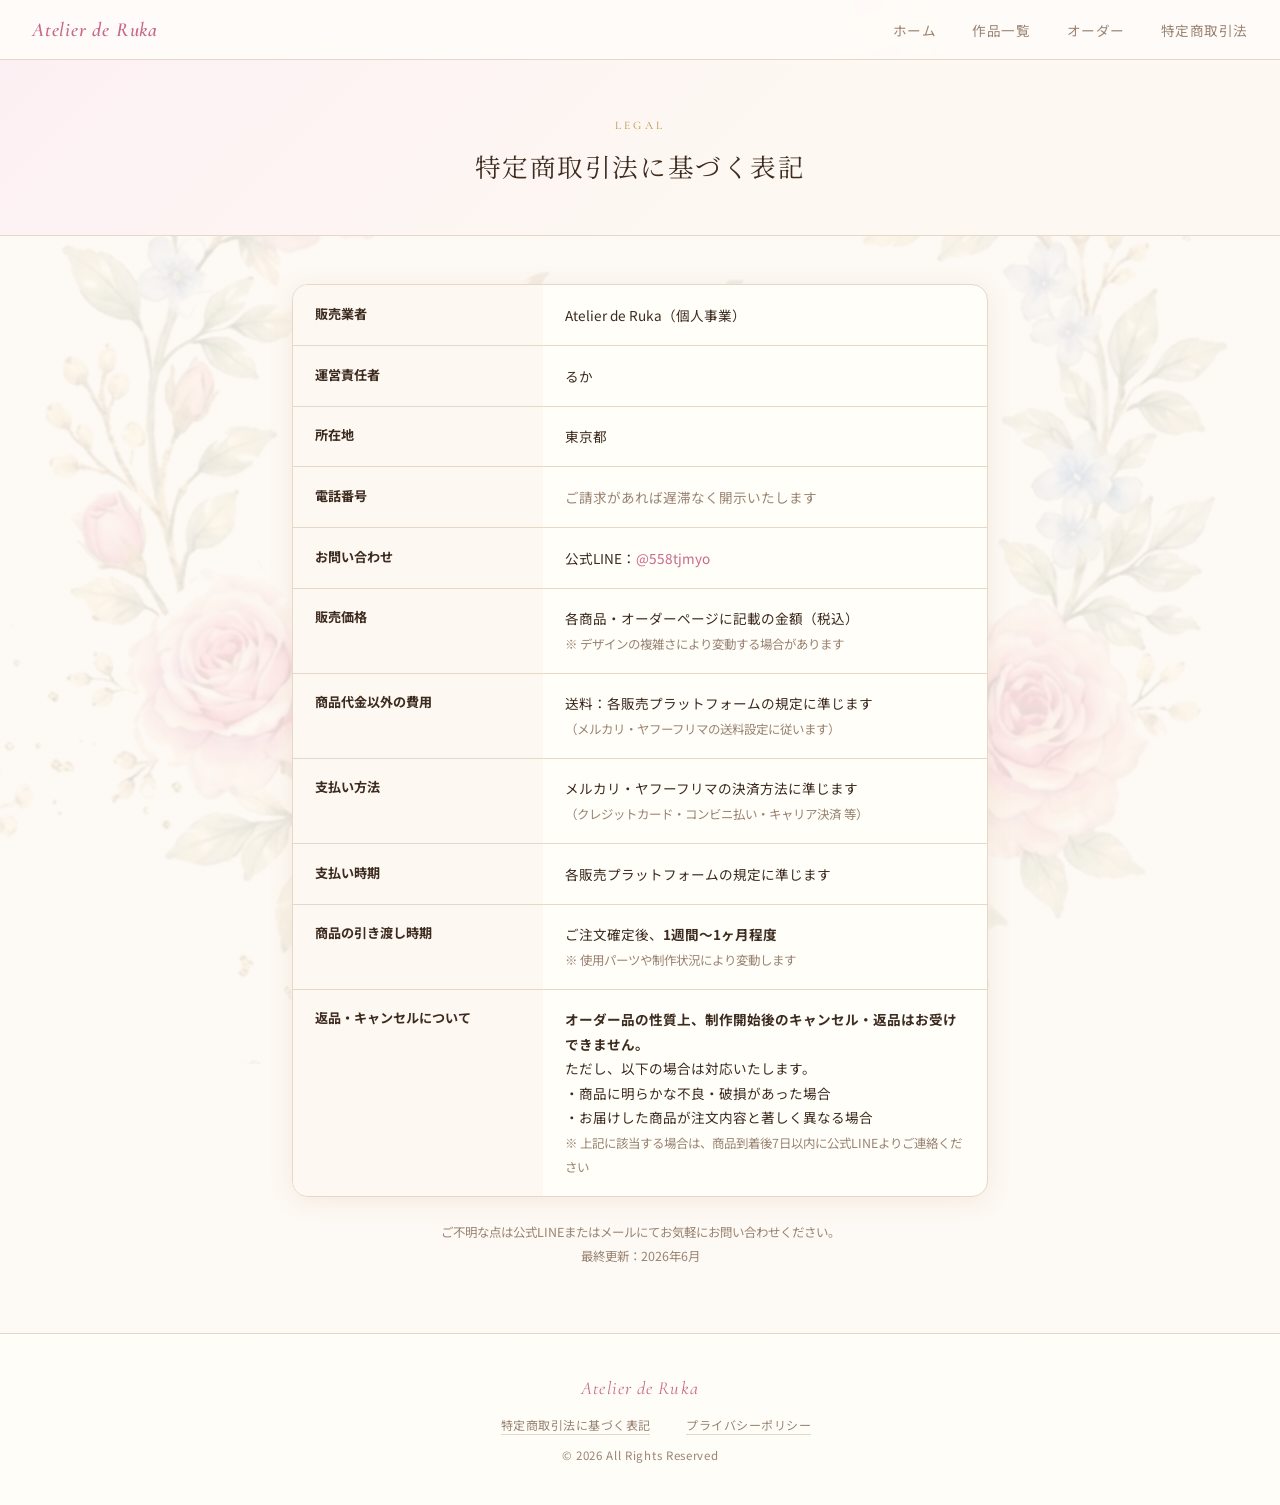
<file: tokusho.html>
<!DOCTYPE html>
<html lang="ja">
<head>
  <meta charset="UTF-8">
  <meta name="viewport" content="width=device-width, initial-scale=1.0">
  <title>特定商取引法に基づく表記 — Atelier de Ruka</title>
  <link rel="icon" type="image/png" href="images/icon-512.png?v=2">
  <link rel="preconnect" href="https://fonts.googleapis.com">
  <link rel="preconnect" href="https://fonts.gstatic.com" crossorigin>
  <link href="https://fonts.googleapis.com/css2?family=Cormorant+Garamond:ital,wght@0,400;0,500;0,600;1,400;1,600&family=Noto+Sans+JP:wght@400;600;700&family=Noto+Serif+JP:wght@400;500;700&display=swap" rel="stylesheet">
  <link rel="stylesheet" href="style.css?v=5">
  <style>
    .tokusho-hero {
      background: linear-gradient(135deg, var(--rose-pale) 0%, var(--bg) 60%);
      border-bottom: 1px solid var(--border);
      padding: 3.5rem 2rem 3rem;
      text-align: center;
      margin-top: 60px;
    }
    .tokusho-hero-label {
      font-family: 'Cormorant Garamond', serif;
      font-size: 0.72rem;
      letter-spacing: 0.28em;
      text-transform: uppercase;
      color: var(--gold);
      margin-bottom: 0.75rem;
    }
    .tokusho-hero-title {
      font-family: 'Noto Serif JP', serif;
      font-size: 1.6rem;
      font-weight: 400;
      color: var(--text);
      letter-spacing: 0.06em;
    }

    .tokusho-card {
      background: var(--bg-card);
      border: 1px solid var(--border);
      border-radius: 16px;
      overflow: hidden;
      box-shadow: 0 4px 24px var(--shadow);
      max-width: 720px;
      margin: 0 auto;
    }
    .tokusho-table {
      width: 100%;
      border-collapse: collapse;
    }
    .tokusho-table tr {
      border-bottom: 1px solid var(--border);
    }
    .tokusho-table tr:last-child {
      border-bottom: none;
    }
    .tokusho-table th {
      width: 36%;
      padding: 1.1rem 1.4rem;
      font-size: 0.82rem;
      font-weight: 700;
      color: var(--text);
      background: var(--bg);
      vertical-align: top;
      text-align: left;
      white-space: nowrap;
    }
    .tokusho-table td {
      padding: 1.1rem 1.4rem;
      font-size: 0.85rem;
      color: var(--text);
      line-height: 1.8;
      vertical-align: top;
    }
    .tokusho-table td a {
      color: var(--rose);
      text-decoration: none;
    }
    .tokusho-table td a:hover {
      text-decoration: underline;
    }
    .tokusho-note {
      font-size: 0.78rem;
      color: var(--text-muted);
      margin-top: 1.5rem;
      text-align: center;
      line-height: 1.9;
    }

    @media (max-width: 600px) {
      .tokusho-table th,
      .tokusho-table td {
        display: block;
        width: 100%;
        padding: 0.7rem 1rem;
      }
      .tokusho-table th {
        background: var(--bg);
        padding-bottom: 0.3rem;
        white-space: normal;
        border-bottom: none;
      }
      .tokusho-table td {
        padding-top: 0.3rem;
      }
    }
  </style>
</head>
<body>

  <header>
    <span class="site-title">Atelier de Ruka</span>
    <nav>
      <a href="index.html">ホーム</a>
      <a href="works.html" target="_blank">作品一覧</a>
      <a href="order.html">オーダー</a>
      <a href="tokusho.html">特定商取引法</a>
    </nav>
  </header>

  <div class="tokusho-hero">
    <p class="tokusho-hero-label">LEGAL</p>
    <h1 class="tokusho-hero-title">特定商取引法に基づく表記</h1>
  </div>

  <main>
    <div class="section-wrap" style="padding-top:3rem; padding-bottom:4rem; max-width:760px;">

      <div class="tokusho-card">
        <table class="tokusho-table">
          <tr>
            <th>販売業者</th>
            <td>Atelier de Ruka（個人事業）</td>
          </tr>
          <tr>
            <th>運営責任者</th>
            <td>るか</td>
          </tr>
          <tr>
            <th>所在地</th>
            <td>東京都</td>
          </tr>
          <tr>
            <th>電話番号</th>
            <td>
              <span style="font-size:0.85rem; color:var(--text-muted);">ご請求があれば遅滞なく開示いたします</span>
            </td>
          </tr>
          <tr>
            <th>お問い合わせ</th>
            <td>公式LINE：<a href="https://line.me/R/ti/p/@558tjmyo" target="_blank" rel="noopener">@558tjmyo</a></td>
          </tr>
          <tr>
            <th>販売価格</th>
            <td>各商品・オーダーページに記載の金額（税込）<br>
              <span style="font-size:0.78rem; color:var(--text-muted);">※ デザインの複雑さにより変動する場合があります</span>
            </td>
          </tr>
          <tr>
            <th>商品代金以外の費用</th>
            <td>送料：各販売プラットフォームの規定に準じます<br>
              <span style="font-size:0.78rem; color:var(--text-muted);">（メルカリ・ヤフーフリマの送料設定に従います）</span>
            </td>
          </tr>
          <tr>
            <th>支払い方法</th>
            <td>メルカリ・ヤフーフリマの決済方法に準じます<br>
              <span style="font-size:0.78rem; color:var(--text-muted);">（クレジットカード・コンビニ払い・キャリア決済 等）</span>
            </td>
          </tr>
          <tr>
            <th>支払い時期</th>
            <td>各販売プラットフォームの規定に準じます</td>
          </tr>
          <tr>
            <th>商品の引き渡し時期</th>
            <td>ご注文確定後、<strong>1週間〜1ヶ月程度</strong><br>
              <span style="font-size:0.78rem; color:var(--text-muted);">※ 使用パーツや制作状況により変動します</span>
            </td>
          </tr>
          <tr>
            <th>返品・キャンセルについて</th>
            <td>
              <strong>オーダー品の性質上、制作開始後のキャンセル・返品はお受けできません。</strong><br>
              ただし、以下の場合は対応いたします。<br>
              ・商品に明らかな不良・破損があった場合<br>
              ・お届けした商品が注文内容と著しく異なる場合<br>
              <span style="font-size:0.78rem; color:var(--text-muted);">※ 上記に該当する場合は、商品到着後7日以内に公式LINEよりご連絡ください</span>
            </td>
          </tr>
        </table>
      </div>

      <p class="tokusho-note">
        ご不明な点は公式LINEまたはメールにてお気軽にお問い合わせください。<br>
        最終更新：2026年6月
      </p>

    </div>
  </main>

  <footer>
    <p class="footer-site-name">Atelier de Ruka</p>
    <nav class="footer-legal">
      <a href="tokusho.html">特定商取引法に基づく表記</a>
      <a href="privacy.html">プライバシーポリシー</a>
    </nav>
    <p class="footer-copy">© 2026 All Rights Reserved</p>
  </footer>

  <!-- ボトムナビ（スマホ専用） -->
  <nav class="bottom-nav">
    <a href="index.html" class="bottom-nav-item" data-page="index">
      <span class="bottom-nav-icon">🌸</span>
      <span class="bottom-nav-label">ホーム</span>
    </a>
    <a href="works.html" class="bottom-nav-item" data-page="works">
      <span class="bottom-nav-icon">🌹</span>
      <span class="bottom-nav-label">作品一覧</span>
    </a>
    <a href="order.html" class="bottom-nav-item" data-page="order">
      <span class="bottom-nav-icon">💌</span>
      <span class="bottom-nav-label">オーダー</span>
    </a>
    <a href="index.html#connect" class="bottom-nav-item" data-page="connect">
      <span class="bottom-nav-icon">🎀</span>
      <span class="bottom-nav-label">ショップ</span>
    </a>
  </nav>

  <script src="config.js"></script>
</body>
</html>
</file>
<file: style.css>
/* === 変数 === */
*, *::before, *::after {
  margin: 0;
  padding: 0;
  box-sizing: border-box;
}

:root {
  --bg:          #fdf8f2;
  --bg-card:     #fffef9;
  --bg-pink:     #f9f3ec;
  --text:        #3d2b1f;
  --text-muted:  #9a8472;
  --rose:        #c8698a;
  --rose-light:  #e8b0c4;
  --rose-pale:   #fdf0f4;
  --gold:        #b8933e;
  --gold-light:  #d4af6a;
  --border:      #e5d8c8;
  --shadow:      rgba(180, 140, 100, 0.12);
}

html {
  scroll-behavior: smooth;
  overflow-x: hidden;
}


body {
  font-family: 'Noto Sans JP', 'Hiragino Kaku Gothic Pro', sans-serif;
  color: var(--text);
  line-height: 1.6;
  overflow-x: hidden;
  /* バラ画像を88%の透明クリームで重ねて薄く表示 */
  background:
    linear-gradient(rgba(253, 248, 242, 0.88), rgba(253, 248, 242, 0.88)),
    url('images/logo.png') center / cover fixed no-repeat;
}

/* === ヘッダー === */
header {
  position: fixed;
  top: 0;
  width: 100%;
  height: 60px;
  display: flex;
  align-items: center;
  justify-content: space-between;
  padding: 0 2rem;
  background: rgba(255, 251, 248, 0.96);
  backdrop-filter: blur(12px);
  border-bottom: 1px solid var(--border);
  z-index: 100;
}

.site-title {
  font-family: 'Cormorant Garamond', 'Noto Serif JP', serif;
  font-size: 1.25rem;
  font-weight: 600;
  font-style: italic;
  color: var(--rose);
  letter-spacing: 0.04em;
}

nav a {
  color: var(--text-muted);
  text-decoration: none;
  font-size: 0.85rem;
  margin-left: 2rem;
  letter-spacing: 0.04em;
  transition: color 0.2s;
}
nav a:hover { color: var(--rose); }

/* === ヒーロー === */
.hero {
  margin-top: 60px;
  padding: 4.5rem 2rem 5.5rem;
  min-height: 540px;
  display: flex;
  align-items: center;
  justify-content: center;
  text-align: center;
  background: transparent;
  border-bottom: 1px solid var(--border);
  position: relative;
  overflow: hidden;
}

/* コラージュ背景（2×2グリッド） */
.hero-bg {
  position: absolute;
  inset: 0;
  display: grid;
  grid-template-columns: 1fr 1fr;
  grid-template-rows: 1fr 1fr;
  gap: 2px;
  pointer-events: none;
  z-index: 0;
}

.hero-bg-img {
  width: 100%;
  height: 100%;
  object-fit: cover;
  opacity: 0.38;
  filter: saturate(0.85) brightness(1.05);
  display: block;
}

/* 中央をクリームでフェード */
.hero-bg-fade {
  position: absolute;
  inset: 0;
  background: radial-gradient(
    ellipse 65% 68% at 50% 50%,
    rgba(253,248,242,0.97) 0%,
    rgba(253,248,242,0.80) 45%,
    rgba(253,248,242,0.25) 75%,
    rgba(253,248,242,0.05) 100%
  );
}

/* コンテンツは背景より前面に */
.hero-content {
  position: relative;
  z-index: 1;
}

.hero-logo-wrap {
  max-width: 420px;
  margin: 0 auto 2.5rem;
  animation: heroFadeUp 0.9s ease both;
}

.hero-logo-img {
  width: 100%;
  height: auto;
  display: block;
  filter: drop-shadow(0 8px 24px rgba(180, 140, 100, 0.22));
}

/* 装飾ライン */

.hero-tagline {
  font-family: 'Noto Serif JP', serif;
  font-size: clamp(1.1rem, 2.8vw, 1.55rem);
  font-weight: 400;
  color: var(--text);
  line-height: 1.9;
  letter-spacing: 0.08em;
  margin-bottom: 1.1rem;
  animation: heroFadeIn 0.9s ease 0.45s both;
}

.hero-sub {
  font-size: 0.85rem;
  color: var(--text-muted);
  line-height: 1.9;
  max-width: 460px;
  margin: 0 auto;
  letter-spacing: 0.03em;
  animation: heroFadeIn 0.9s ease 0.65s both;
}

@keyframes heroFadeUp {
  from { opacity: 0; transform: translateY(24px); }
  to   { opacity: 1; transform: translateY(0); }
}

@keyframes heroFadeIn {
  from { opacity: 0; }
  to   { opacity: 1; }
}

/* === セクション共通 === */
.section-wrap {
  max-width: 1080px;
  margin: 0 auto;
  padding: 5rem 2rem;
}

.section-label {
  font-family: 'Cormorant Garamond', serif;
  font-size: 0.72rem;
  letter-spacing: 0.28em;
  text-transform: uppercase;
  color: var(--gold);
  margin-bottom: 0.5rem;
  display: flex;
  align-items: center;
  gap: 0.75rem;
}

.section-label::after {
  content: '';
  display: block;
  width: 60px;
  height: 1px;
  background: var(--gold-light);
  opacity: 0.6;
}

.section-heading {
  font-family: 'Noto Serif JP', serif;
  font-size: 1.55rem;
  font-weight: 400;
  color: var(--text);
  margin-bottom: 2.5rem;
  letter-spacing: 0.04em;
}

/* === 作品コンテナ === */
.works-container {
  display: block;
}

/* === カテゴリセクション === */
.category-section {
  margin-bottom: 3.5rem;
}

.category-header {
  display: flex;
  align-items: center;
  justify-content: space-between;
  margin-bottom: 1.25rem;
  padding-bottom: 0.75rem;
  border-bottom: 1px solid var(--border);
  position: relative;
}

.category-header::after {
  content: '';
  position: absolute;
  bottom: -1px;
  left: 0;
  width: 48px;
  height: 2px;
  background: var(--rose);
  border-radius: 2px;
}

.category-header-left {
  display: flex;
  align-items: baseline;
  gap: 0.75rem;
}

.category-name {
  font-family: 'Noto Serif JP', serif;
  font-size: 1.1rem;
  font-weight: 500;
  color: var(--text);
  letter-spacing: 0.04em;
}

.category-count {
  font-size: 0.72rem;
  color: var(--text-muted);
  background: var(--bg-pink);
  border: 1px solid var(--border);
  padding: 0.1rem 0.6rem;
  border-radius: 999px;
}

.category-more-btn {
  font-family: inherit;
  font-size: 0.8rem;
  color: var(--rose);
  background: none;
  border: 1px solid var(--rose-light);
  border-radius: 999px;
  cursor: pointer;
  padding: 0.3rem 0.9rem;
  transition: all 0.18s;
  letter-spacing: 0.03em;
  white-space: nowrap;
}

.category-more-btn:hover {
  background: var(--rose-pale);
}

.category-grid {
  display: grid;
  grid-template-columns: repeat(auto-fill, minmax(200px, 1fr));
  gap: 1.25rem;
}

.work-card {
  background: var(--bg-card);
  border: 1px solid var(--border);
  border-radius: 12px;
  overflow: hidden;
  cursor: pointer;
  transition: transform 0.22s, box-shadow 0.22s;
  box-shadow: 0 2px 10px var(--shadow);
  text-decoration: none;
  color: inherit;
  display: block;
}

.work-card:hover {
  transform: translateY(-5px);
  box-shadow: 0 14px 36px var(--shadow);
}

.work-card:focus-visible {
  outline: 2px solid var(--rose);
  outline-offset: 2px;
}

.card-img {
  width: 100%;
  aspect-ratio: 1;
  overflow: hidden;
  background: var(--bg-pink);
}

.card-img img {
  width: 100%;
  height: 100%;
  object-fit: cover;
  transition: transform 0.35s;
}

.work-card:hover .card-img img { transform: scale(1.05); }

.card-img-placeholder {
  width: 100%;
  aspect-ratio: 1;
  background: var(--bg-pink);
  display: flex;
  align-items: center;
  justify-content: center;
  font-size: 3rem;
}

.card-body {
  padding: 1rem 1.2rem 1.25rem;
}

.badge {
  display: inline-block;
  font-size: 0.68rem;
  letter-spacing: 0.08em;
  color: var(--rose);
  border: 1px solid var(--rose-light);
  border-radius: 3px;
  padding: 0.12rem 0.55rem;
  margin-bottom: 0.5rem;
  background: var(--rose-pale);
}

.card-title {
  font-size: 0.93rem;
  font-weight: 600;
  color: var(--text);
  margin-bottom: 0.35rem;
}

.card-desc {
  font-size: 0.8rem;
  color: var(--text-muted);
  line-height: 1.6;
  margin-bottom: 0.75rem;
  display: -webkit-box;
  -webkit-line-clamp: 2;
  -webkit-box-orient: vertical;
  overflow: hidden;
}

.card-price {
  font-family: 'Cormorant Garamond', serif;
  font-size: 1.05rem;
  font-weight: 600;
  color: var(--gold);
  letter-spacing: 0.03em;
  margin-bottom: 0.6rem;
}

.modal-price {
  font-family: 'Cormorant Garamond', serif;
  font-size: 1.2rem;
  font-weight: 600;
  color: var(--gold);
  letter-spacing: 0.03em;
  margin-bottom: 0;
}

.shop-links {
  display: flex;
  gap: 0.4rem;
  flex-wrap: wrap;
}

.shop-btn {
  display: inline-flex;
  align-items: center;
  gap: 0.25rem;
  padding: 0.3rem 0.8rem;
  border-radius: 999px;
  font-size: 0.73rem;
  font-weight: 600;
  text-decoration: none;
  border: 1px solid var(--border);
  background: var(--bg-card);
  color: var(--text-muted);
  transition: all 0.18s;
  white-space: nowrap;
}

.shop-btn:hover {
  border-color: var(--rose-light);
  color: var(--rose);
  background: var(--rose-pale);
}

.shop-btn-lg {
  padding: 0.6rem 1.3rem;
  font-size: 0.9rem;
  border-radius: 8px;
  font-weight: 700;
  width: 100%;
  justify-content: center;
}

/* === About === */
#about {
  background: rgba(249, 243, 236, 0.82);
  border-top: 1px solid var(--border);
  border-bottom: 1px solid var(--border);
}

.about-profile {
  display: grid;
  grid-template-columns: 280px 1fr;
  gap: 4rem;
  align-items: start;
}

.about-photo-col {
  position: relative;
  padding-bottom: 3rem;
  padding-right: 2rem;
}

.about-photo-main-frame {
  border-radius: 18px;
  overflow: hidden;
  border: 1px solid var(--border);
  box-shadow: 0 10px 40px var(--shadow);
  aspect-ratio: 3/4;
}

.about-photo-main-img {
  width: 100%;
  height: 100%;
  object-fit: cover;
  object-position: top;
  display: block;
}

.about-photo-sub-frame {
  position: absolute;
  bottom: 0;
  right: 0;
  width: 55%;
  border-radius: 14px;
  overflow: hidden;
  border: 3px solid #fff;
  box-shadow: 0 8px 24px var(--shadow);
  aspect-ratio: 3/4;
}

.about-photo-sub-img {
  width: 100%;
  height: 100%;
  object-fit: cover;
  object-position: center;
  display: block;
}

.about-text-col {
  padding-top: 0.5rem;
}

.about-name {
  font-family: 'Noto Serif JP', serif;
  font-size: 1.4rem;
  font-weight: 500;
  color: var(--text);
  margin-bottom: 0.75rem;
  letter-spacing: 0.04em;
}

.about-catch-badge {
  display: inline-block;
  font-size: 0.78rem;
  font-weight: 700;
  letter-spacing: 0.06em;
  color: var(--rose);
  background: var(--rose-pale);
  border: 1px solid var(--rose-light);
  border-radius: 999px;
  padding: 0.3rem 1.1rem;
  margin-bottom: 1.5rem;
}

.about-story {
  margin-bottom: 1.75rem;
}

.about-story p {
  color: var(--text);
  font-size: 0.93rem;
  line-height: 2.1;
  margin-bottom: 0.75rem;
  letter-spacing: 0.02em;
}

.about-highlights {
  list-style: none;
  display: flex;
  flex-direction: column;
  gap: 0.7rem;
}

.about-highlights li {
  display: flex;
  align-items: center;
  gap: 0.65rem;
  font-size: 0.88rem;
  color: var(--text-muted);
  line-height: 1.6;
}

.about-hl-icon {
  font-size: 1rem;
  flex-shrink: 0;
  width: 1.5rem;
  text-align: center;
}

/* === フッター === */
footer {
  border-top: 1px solid var(--border);
  padding: 2.5rem 2rem;
  text-align: center;
  background: rgba(255, 254, 249, 0.9);
}

.footer-site-name {
  font-family: 'Cormorant Garamond', serif;
  font-size: 1.15rem;
  font-style: italic;
  color: var(--rose);
  margin-bottom: 0.5rem;
  letter-spacing: 0.06em;
}

.footer-legal {
  margin-bottom: 0.6rem;
}
.footer-legal a {
  font-size: 0.75rem;
  color: var(--text-muted);
  text-decoration: none;
  border-bottom: 1px solid var(--border);
  padding-bottom: 1px;
  transition: color 0.15s;
}
.footer-legal a:hover {
  color: var(--rose);
}
.footer-copy {
  font-size: 0.72rem;
  color: var(--text-muted);
  letter-spacing: 0.06em;
}

/* === SNS・ショップセクション === */
#connect {
  background: rgba(249, 243, 236, 0.82);
  border-top: 1px solid var(--border);
  border-bottom: 1px solid var(--border);
}

.connect-grid {
  display: grid;
  grid-template-columns: repeat(2, 1fr);
  gap: 1rem;
  max-width: 580px;
  margin: 0 auto;
}

.connect-btn {
  display: flex;
  flex-direction: column;
  align-items: center;
  gap: 0.45rem;
  padding: 1.75rem 1rem;
  border-radius: 14px;
  border: 1px solid var(--border);
  background: var(--bg-card);
  text-decoration: none;
  transition: all 0.22s;
  box-shadow: 0 2px 12px var(--shadow);
}

.connect-btn:hover {
  border-color: var(--rose-light);
  background: var(--rose-pale);
  transform: translateY(-4px);
  box-shadow: 0 10px 28px var(--shadow);
}

.connect-btn-icon { font-size: 2rem; }

.connect-btn-label {
  font-size: 0.9rem;
  font-weight: 700;
  color: var(--text);
  letter-spacing: 0.03em;
}

.connect-btn-sub {
  font-size: 0.72rem;
  color: var(--text-muted);
  letter-spacing: 0.02em;
}

/* === ヒーロー下SNSバー === */
#hero-sns-bar {
  border-bottom: 1px solid var(--border);
  background: var(--bg-card);
}
.hero-sns-bar-inner {
  max-width: 900px;
  margin: 0 auto;
  padding: 1rem 1.5rem;
  display: flex;
  justify-content: center;
}
.hero-sns-links {
  display: flex;
  flex-wrap: wrap;
  justify-content: center;
  gap: 0.6rem;
}

/* === SNSリンク（フッター）=== */
.sns-links {
  display: flex;
  flex-wrap: wrap;
  justify-content: center;
  gap: 0.6rem;
  margin: 1.25rem 0;
}

.sns-link {
  display: inline-flex;
  align-items: center;
  gap: 0.35rem;
  padding: 0.4rem 1.1rem;
  border-radius: 999px;
  border: 1px solid var(--border);
  color: var(--text-muted);
  text-decoration: none;
  font-size: 0.8rem;
  letter-spacing: 0.04em;
  background: var(--bg-card);
  transition: all 0.18s;
}

.sns-link:hover {
  border-color: var(--rose-light);
  color: var(--rose);
  background: var(--rose-pale);
}

/* === ローディング === */
.loading {
  padding: 4rem 2rem;
  text-align: center;
  color: var(--text-muted);
  grid-column: 1 / -1;
}

/* === モーダル === */
.modal-overlay {
  position: fixed;
  inset: 0;
  background: rgba(61, 31, 43, 0.5);
  z-index: 200;
  display: flex;
  align-items: center;
  justify-content: center;
  padding: 1rem;
  opacity: 0;
  pointer-events: none;
  transition: opacity 0.2s;
}

.modal-overlay.active {
  opacity: 1;
  pointer-events: all;
}

.modal {
  background: var(--bg-card);
  border: 1px solid var(--border);
  border-radius: 16px;
  width: 100%;
  max-width: 480px;
  max-height: 90vh;
  overflow-y: auto;
  transform: translateY(12px);
  transition: transform 0.2s;
  box-shadow: 0 20px 60px rgba(61, 31, 43, 0.18);
}

.modal-overlay.active .modal { transform: translateY(0); }

.modal-img img {
  width: 100%;
  aspect-ratio: 1;
  object-fit: cover;
  border-radius: 16px 16px 0 0;
  display: block;
}

.modal-img-placeholder {
  width: 100%;
  aspect-ratio: 1;
  background: var(--bg-pink);
  display: flex;
  align-items: center;
  justify-content: center;
  font-size: 5rem;
  border-radius: 16px 16px 0 0;
}

.modal-body {
  padding: 1.5rem;
  position: relative;
}

.modal-close {
  position: absolute;
  top: 1.25rem;
  right: 1.25rem;
  background: var(--bg-pink);
  border: 1px solid var(--border);
  color: var(--text-muted);
  width: 32px;
  height: 32px;
  border-radius: 50%;
  cursor: pointer;
  font-size: 0.85rem;
  display: flex;
  align-items: center;
  justify-content: center;
  transition: all 0.15s;
}

.modal-close:hover { color: var(--rose); border-color: var(--rose-light); }

.modal-title {
  font-family: 'Noto Serif JP', serif;
  font-size: 1.15rem;
  font-weight: 500;
  color: var(--text);
  margin: 0.5rem 0 0.75rem;
}

.modal-desc {
  color: var(--text-muted);
  font-size: 0.875rem;
  line-height: 1.8;
  margin-bottom: 1rem;
}

/* === オーダーCTA（ホーム） === */
#order-cta {
  border-top: 1px solid var(--border);
  border-bottom: 1px solid var(--border);
}

.order-cta-wrap {
  background: linear-gradient(135deg, #c8698a 0%, #a85570 50%, #b8933e 100%);
  padding: 3.5rem 2rem;
  text-align: center;
}

.order-cta-inner {
  max-width: 560px;
  margin: 0 auto;
}

.order-cta-label {
  font-family: 'Cormorant Garamond', serif;
  font-size: 0.72rem;
  letter-spacing: 0.28em;
  text-transform: uppercase;
  color: rgba(255,255,255,0.75);
  margin-bottom: 0.75rem;
}

.order-cta-title {
  font-family: 'Noto Serif JP', serif;
  font-size: 1.5rem;
  font-weight: 400;
  color: #fff;
  line-height: 1.8;
  margin-bottom: 0.6rem;
  letter-spacing: 0.04em;
}

.order-cta-sub {
  color: rgba(255,255,255,0.82);
  font-size: 0.88rem;
  margin-bottom: 1.75rem;
}

.order-cta-btn {
  display: inline-block;
  padding: 0.9rem 2.8rem;
  background: #fff;
  color: var(--rose);
  text-decoration: none;
  border-radius: 999px;
  font-size: 1rem;
  font-weight: 700;
  letter-spacing: 0.05em;
  transition: all 0.2s;
  box-shadow: 0 4px 20px rgba(0,0,0,0.18);
}

.order-cta-btn:hover {
  background: var(--rose-pale);
  transform: translateY(-2px);
  box-shadow: 0 8px 28px rgba(0,0,0,0.22);
}

/* === すべて見るボタン（ホーム） === */
.view-all-wrap {
  text-align: center;
  margin-top: 1rem;
}

.view-all-btn {
  display: inline-block;
  padding: 0.7rem 2rem;
  border-radius: 999px;
  border: 1px solid var(--rose-light);
  color: var(--rose);
  background: var(--rose-pale);
  text-decoration: none;
  font-size: 0.88rem;
  letter-spacing: 0.05em;
  font-weight: 600;
  transition: all 0.2s;
}

.view-all-btn:hover {
  background: var(--rose);
  color: #fff;
  border-color: var(--rose);
}

/* === 作品詳細ページ === */
.back-btn {
  display: inline-flex;
  align-items: center;
  gap: 0.4rem;
  color: var(--rose);
  text-decoration: none;
  font-size: 0.85rem;
  letter-spacing: 0.04em;
  margin-bottom: 2rem;
  transition: opacity 0.18s;
}

.back-btn:hover { opacity: 0.7; }

.work-detail-grid {
  display: grid;
  grid-template-columns: 1fr 1fr;
  gap: 3rem;
  align-items: start;
}

.work-detail-img-wrap {
  border-radius: 14px;
  overflow: hidden;
  background: var(--bg-pink);
  border: 1px solid var(--border);
  box-shadow: 0 4px 24px var(--shadow);
}

.work-detail-img {
  width: 100%;
  height: auto;
  display: block;
  aspect-ratio: 1;
  object-fit: cover;
}

.work-detail-img-placeholder {
  width: 100%;
  aspect-ratio: 1;
  display: flex;
  align-items: center;
  justify-content: center;
  font-size: 5rem;
}

.work-detail-info {
  display: flex;
  flex-direction: column;
  gap: 1rem;
}

.work-detail-title {
  font-family: 'Noto Serif JP', serif;
  font-size: 1.45rem;
  font-weight: 500;
  color: var(--text);
  letter-spacing: 0.04em;
  line-height: 1.6;
}

.work-detail-price {
  font-family: 'Cormorant Garamond', serif;
  font-size: 1.6rem;
  font-weight: 600;
  color: var(--gold);
  letter-spacing: 0.04em;
}

.work-detail-desc {
  color: var(--text-muted);
  font-size: 0.9rem;
  line-height: 2;
  white-space: pre-line;
}

.work-detail-shops {
  display: flex;
  flex-direction: column;
  gap: 0.75rem;
  margin-top: 0.5rem;
}

.shop-btn-detail {
  display: flex;
  align-items: center;
  justify-content: center;
  gap: 0.5rem;
  padding: 0.85rem 1.5rem;
  border-radius: 10px;
  border: 1px solid var(--border);
  background: var(--bg-card);
  color: var(--text);
  text-decoration: none;
  font-size: 0.95rem;
  font-weight: 700;
  transition: all 0.2s;
  box-shadow: 0 2px 8px var(--shadow);
}

.shop-btn-detail:hover {
  border-color: var(--rose-light);
  background: var(--rose-pale);
  color: var(--rose);
}

.share-wrap {
  margin-top: 1.5rem;
  padding-top: 1.25rem;
  border-top: 1px solid var(--border);
}

.share-label {
  font-size: 0.75rem;
  color: var(--text-muted);
  letter-spacing: 0.06em;
  margin-bottom: 0.6rem;
}

.share-buttons {
  display: flex;
  flex-wrap: wrap;
  gap: 0.6rem;
}

.share-btn {
  display: inline-flex;
  align-items: center;
  gap: 0.35rem;
  padding: 0.5rem 1.1rem;
  border-radius: 999px;
  font-size: 0.82rem;
  font-weight: 700;
  text-decoration: none;
  transition: all 0.18s;
}

.share-btn-x {
  background: #000;
  color: #fff;
}
.share-btn-x:hover { background: #333; }

.share-btn-line {
  background: #06c755;
  color: #fff;
}
.share-btn-line:hover { background: #05b34c; }

.share-btn-instagram {
  background: linear-gradient(135deg, #f09433 0%, #e6683c 25%, #dc2743 50%, #cc2366 75%, #bc1888 100%);
  color: #fff;
  border: none;
  cursor: pointer;
  font-family: inherit;
}
.share-btn-instagram:hover { opacity: 0.88; }

.share-btn-tiktok {
  background: #010101;
  color: #fff;
  border: none;
  cursor: pointer;
  font-family: inherit;
}
.share-btn-tiktok:hover { background: #2a2a2a; }

/* URLコピートースト通知 */
.copy-toast {
  position: fixed;
  bottom: 80px;
  left: 50%;
  transform: translateX(-50%) translateY(20px);
  background: rgba(60, 40, 30, 0.92);
  color: #fff;
  padding: 0.7rem 1.2rem;
  border-radius: 999px;
  font-size: 0.8rem;
  white-space: nowrap;
  opacity: 0;
  pointer-events: none;
  transition: opacity 0.25s, transform 0.25s;
  z-index: 300;
}
.copy-toast.visible {
  opacity: 1;
  transform: translateX(-50%) translateY(0);
}

/* === 作品詳細 オーダーCTAボタン === */
.work-order-btn {
  display: block;
  text-align: center;
  margin: 1.5rem 0;
  padding: 0.9rem 1.5rem;
  background: linear-gradient(135deg, var(--rose), var(--gold));
  color: #fff;
  text-decoration: none;
  border-radius: 999px;
  font-size: 0.9rem;
  font-weight: 700;
  letter-spacing: 0.04em;
  transition: opacity 0.2s, transform 0.2s;
  box-shadow: 0 4px 16px rgba(200, 105, 138, 0.3);
}
.work-order-btn:hover {
  opacity: 0.88;
  transform: translateY(-2px);
}

/* === 作品一覧 オーダーCTAバナー === */
.works-order-banner {
  background: linear-gradient(135deg, var(--rose-pale), #fff8f0);
  border-top: 1px solid var(--border);
  border-bottom: 1px solid var(--border);
  padding: 3.5rem 2rem;
  text-align: center;
}
.works-order-banner-inner {
  max-width: 520px;
  margin: 0 auto;
}
.works-order-banner-sub {
  font-size: 0.75rem;
  color: var(--text-muted);
  letter-spacing: 0.12em;
  text-transform: uppercase;
  margin-bottom: 0.6rem;
}
.works-order-banner-title {
  font-family: 'Cormorant Garamond', 'Noto Serif JP', serif;
  font-size: clamp(1.4rem, 4vw, 2rem);
  font-weight: 600;
  color: var(--rose);
  margin-bottom: 0.6rem;
}
.works-order-banner-text {
  font-size: 0.88rem;
  color: var(--text-muted);
  line-height: 1.8;
  margin-bottom: 1.6rem;
}
.works-order-banner-btn {
  display: inline-block;
  padding: 0.85rem 2.5rem;
  background: linear-gradient(135deg, var(--rose), var(--gold));
  color: #fff;
  text-decoration: none;
  border-radius: 999px;
  font-size: 0.95rem;
  font-weight: 700;
  letter-spacing: 0.05em;
  transition: opacity 0.2s, transform 0.2s;
  box-shadow: 0 4px 18px rgba(200, 105, 138, 0.3);
}
.works-order-banner-btn:hover {
  opacity: 0.88;
  transform: translateY(-2px);
}

.work-detail-no-shop {
  color: var(--text-muted);
  font-size: 0.85rem;
  margin-top: 0.5rem;
}

/* === ボトムナビ（スマホ専用） === */
.bottom-nav {
  display: none;
}

@media (max-width: 640px) {
  header nav { display: none; }
  .about-profile {
    grid-template-columns: 1fr;
    gap: 2.5rem;
  }
  .about-photo-col {
    padding-bottom: 2.5rem;
    padding-right: 1.5rem;
    max-width: 260px;
    margin: 0 auto;
  }
  .connect-grid { grid-template-columns: repeat(2, 1fr); }
  .work-detail-grid {
    grid-template-columns: 1fr;
    gap: 1.5rem;
  }

  /* ボトムナビ表示 */
  .bottom-nav {
    display: flex;
    position: fixed;
    bottom: 0;
    left: 0;
    right: 0;
    height: 62px;
    background: rgba(255, 251, 248, 0.97);
    backdrop-filter: blur(16px);
    -webkit-backdrop-filter: blur(16px);
    border-top: 1px solid var(--border);
    z-index: 200;
    justify-content: space-around;
    align-items: center;
    padding-bottom: env(safe-area-inset-bottom);
  }

  /* ボトムナビ分のpadding */
  body { padding-bottom: 62px; }
}

.bottom-nav-item {
  display: flex;
  flex-direction: column;
  align-items: center;
  justify-content: center;
  gap: 3px;
  text-decoration: none;
  color: var(--text-muted);
  flex: 1;
  padding: 6px 0;
  transition: color 0.18s;
  -webkit-tap-highlight-color: transparent;
}

.bottom-nav-item.active {
  color: var(--rose);
}

.bottom-nav-icon {
  font-size: 1.35rem;
  line-height: 1;
}

.bottom-nav-label {
  font-size: 0.62rem;
  letter-spacing: 0.02em;
  font-weight: 600;
  line-height: 1;
}
</file>
